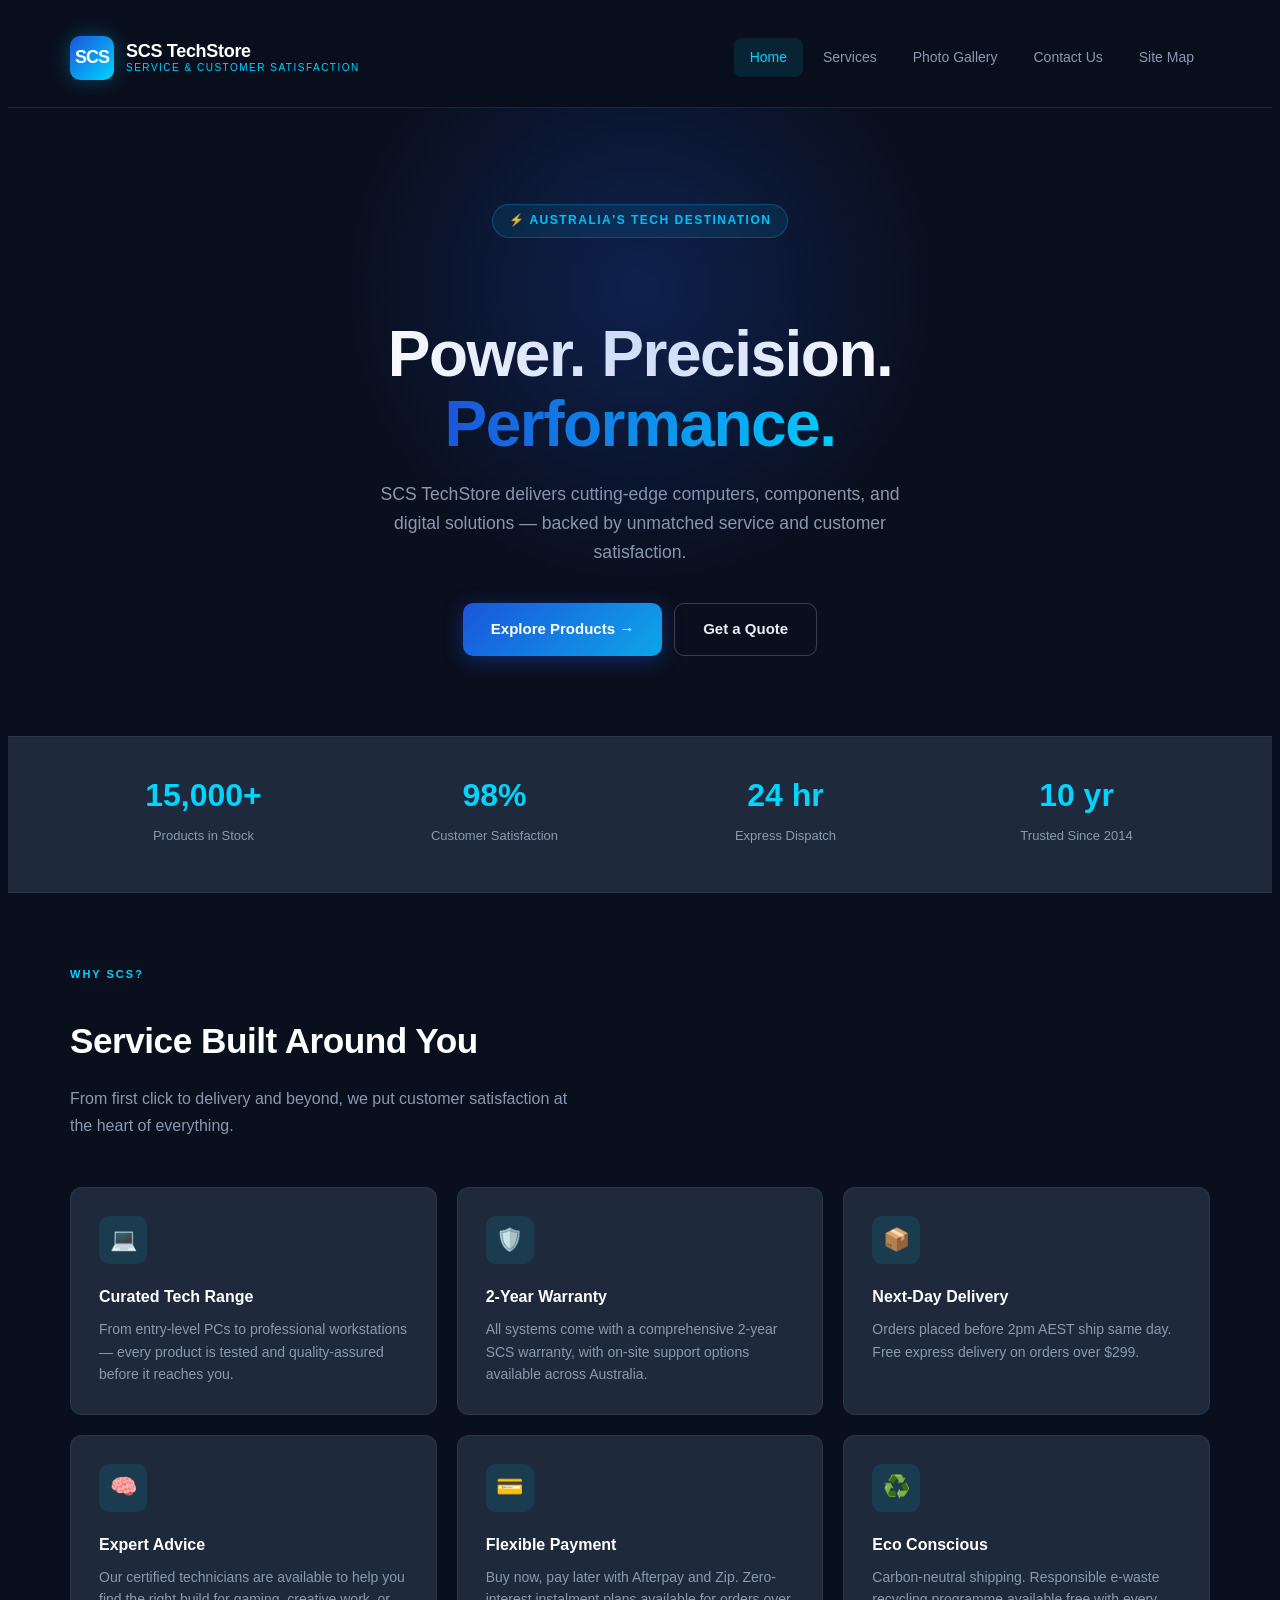
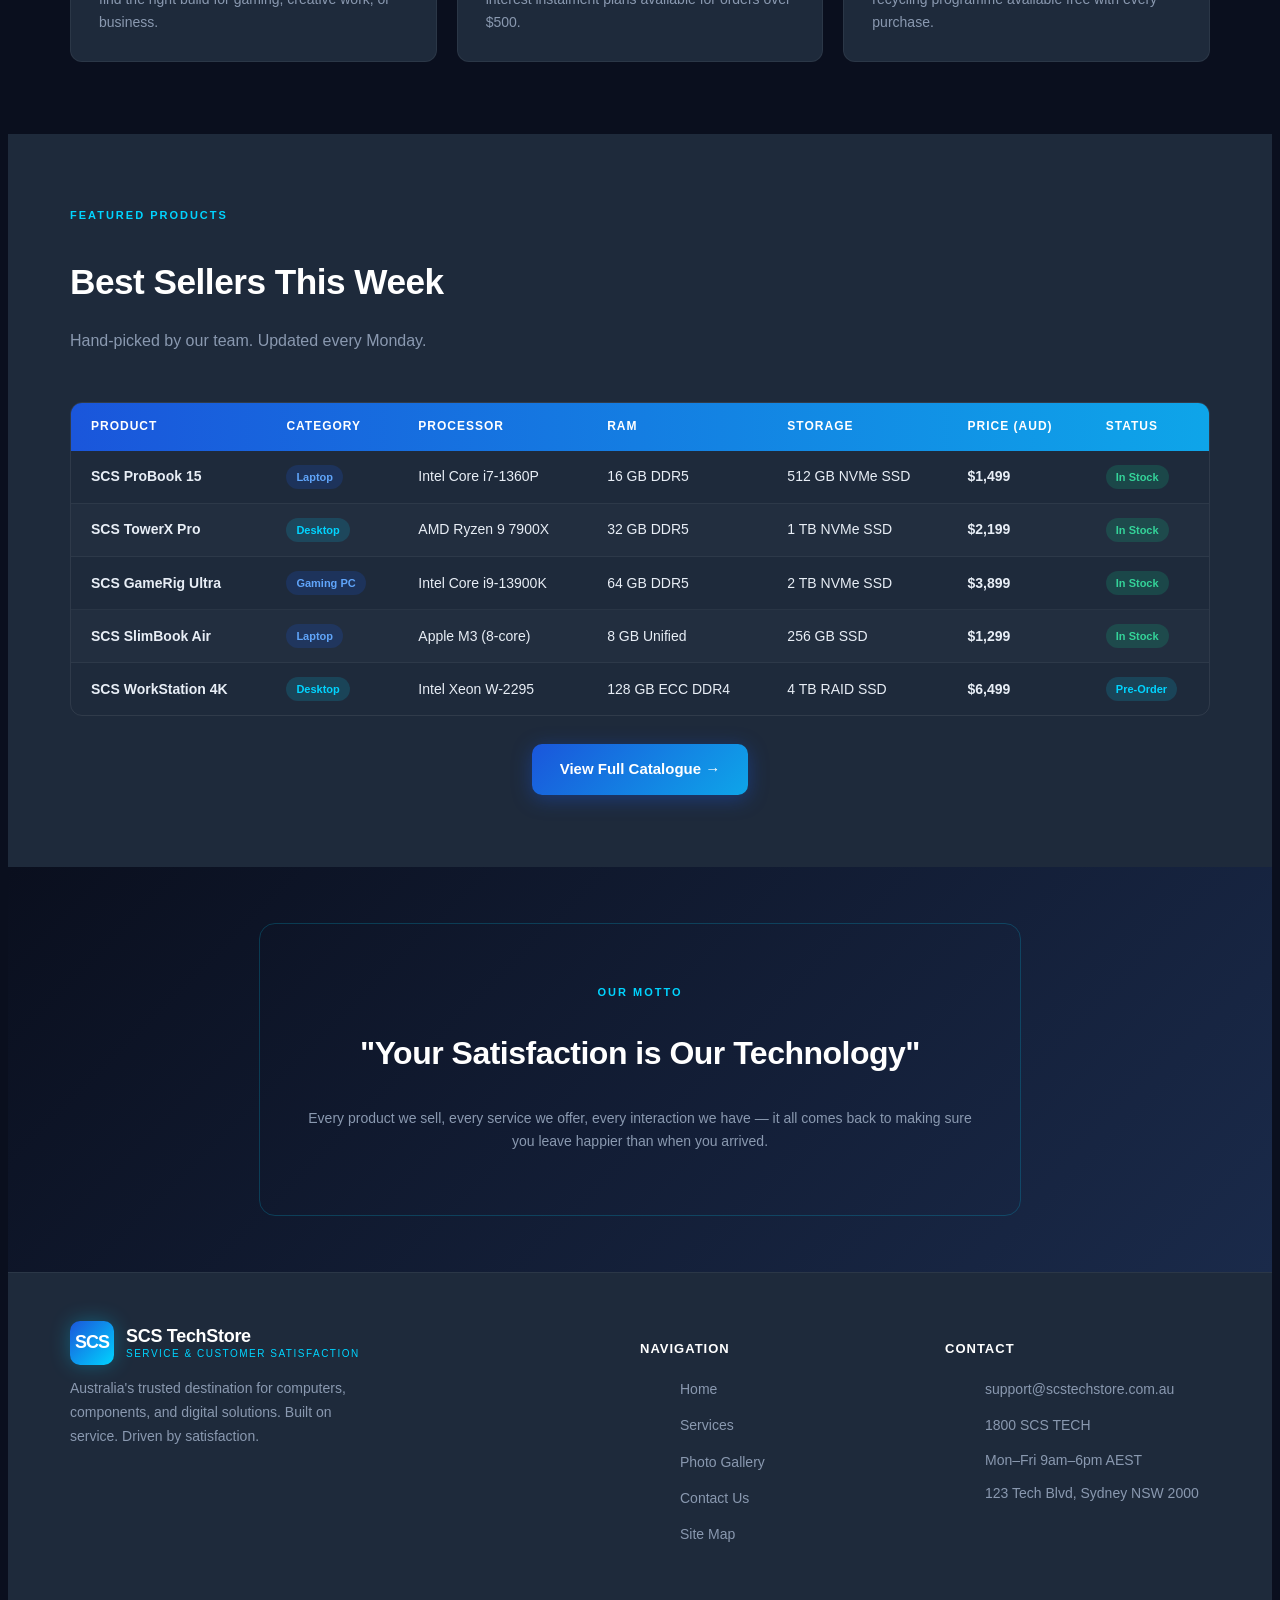
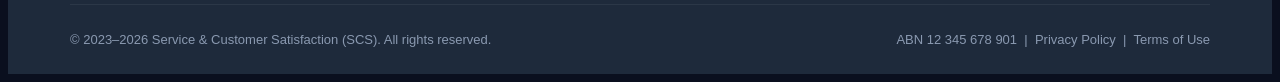
<file: index.html>
<!DOCTYPE html>
<html lang="en">
<head>
  <meta charset="UTF-8" />
  <meta name="viewport" content="width=device-width, initial-scale=1.0" />
  <meta name="description" content="SCS TechStore — Australia's trusted online computer store. Premium laptops, desktops, components, and expert support." />
  <title>SCS TechStore — Home</title>
  <link rel="stylesheet" href="media/style.css" />
</head>
<body>

  <!-- HEADER -->
  <header id="site-header"></header>

  <!-- HERO -->
  <section class="hero">
    <div class="container">
      <span class="hero-eyebrow">&#x26A1; Australia's Tech Destination</span>
      <h1>Power. Precision.<br><span>Performance.</span></h1>
      <p>SCS TechStore delivers cutting-edge computers, components, and digital solutions — backed by unmatched service and customer satisfaction.</p>
      <div class="hero-btns">
        <a href="pages/services.html" class="btn btn-primary">Explore Products &#x2192;</a>
        <a href="pages/contact.html" class="btn btn-outline">Get a Quote</a>
      </div>
    </div>
  </section>

  <!-- STATS BAR -->
  <div class="stats-bar">
    <div class="container">
      <div class="stats-grid">
        <div>
          <span class="stat-num">15,000+</span>
          <p class="stat-label">Products in Stock</p>
        </div>
        <div>
          <span class="stat-num">98%</span>
          <p class="stat-label">Customer Satisfaction</p>
        </div>
        <div>
          <span class="stat-num">24 hr</span>
          <p class="stat-label">Express Dispatch</p>
        </div>
        <div>
          <span class="stat-num">10 yr</span>
          <p class="stat-label">Trusted Since 2014</p>
        </div>
      </div>
    </div>
  </div>

  <!-- WHY CHOOSE US -->
  <section>
    <div class="container">
      <span class="section-label">Why SCS?</span>
      <h2 class="section-title">Service Built Around You</h2>
      <p class="section-sub">From first click to delivery and beyond, we put customer satisfaction at the heart of everything.</p>

      <div class="features-grid">
        <div class="card">
          <div class="feature-icon">&#x1F4BB;</div>
          <div class="feature-title">Curated Tech Range</div>
          <div class="feature-desc">From entry-level PCs to professional workstations — every product is tested and quality-assured before it reaches you.</div>
        </div>
        <div class="card">
          <div class="feature-icon">&#x1F6E1;&#xFE0F;</div>
          <div class="feature-title">2-Year Warranty</div>
          <div class="feature-desc">All systems come with a comprehensive 2-year SCS warranty, with on-site support options available across Australia.</div>
        </div>
        <div class="card">
          <div class="feature-icon">&#x1F4E6;</div>
          <div class="feature-title">Next-Day Delivery</div>
          <div class="feature-desc">Orders placed before 2pm AEST ship same day. Free express delivery on orders over $299.</div>
        </div>
        <div class="card">
          <div class="feature-icon">&#x1F9E0;</div>
          <div class="feature-title">Expert Advice</div>
          <div class="feature-desc">Our certified technicians are available to help you find the right build for gaming, creative work, or business.</div>
        </div>
        <div class="card">
          <div class="feature-icon">&#x1F4B3;</div>
          <div class="feature-title">Flexible Payment</div>
          <div class="feature-desc">Buy now, pay later with Afterpay and Zip. Zero-interest instalment plans available for orders over $500.</div>
        </div>
        <div class="card">
          <div class="feature-icon">&#x267B;&#xFE0F;</div>
          <div class="feature-title">Eco Conscious</div>
          <div class="feature-desc">Carbon-neutral shipping. Responsible e-waste recycling programme available free with every purchase.</div>
        </div>
      </div>
    </div>
  </section>

  <!-- FEATURED PRODUCTS TABLE -->
  <section style="background:var(--slate); padding:72px 0;">
    <div class="container">
      <span class="section-label">Featured Products</span>
      <h2 class="section-title">Best Sellers This Week</h2>
      <p class="section-sub">Hand-picked by our team. Updated every Monday.</p>

      <div class="table-wrapper">
        <table>
          <thead>
            <tr>
              <th>Product</th>
              <th>Category</th>
              <th>Processor</th>
              <th>RAM</th>
              <th>Storage</th>
              <th>Price (AUD)</th>
              <th>Status</th>
            </tr>
          </thead>
          <tbody>
            <tr>
              <td><strong>SCS ProBook 15</strong></td>
              <td><span class="badge badge-blue">Laptop</span></td>
              <td>Intel Core i7-1360P</td>
              <td>16 GB DDR5</td>
              <td>512 GB NVMe SSD</td>
              <td><strong>$1,499</strong></td>
              <td><span class="badge badge-green">In Stock</span></td>
            </tr>
            <tr>
              <td><strong>SCS TowerX Pro</strong></td>
              <td><span class="badge badge-cyan">Desktop</span></td>
              <td>AMD Ryzen 9 7900X</td>
              <td>32 GB DDR5</td>
              <td>1 TB NVMe SSD</td>
              <td><strong>$2,199</strong></td>
              <td><span class="badge badge-green">In Stock</span></td>
            </tr>
            <tr>
              <td><strong>SCS GameRig Ultra</strong></td>
              <td><span class="badge badge-blue">Gaming PC</span></td>
              <td>Intel Core i9-13900K</td>
              <td>64 GB DDR5</td>
              <td>2 TB NVMe SSD</td>
              <td><strong>$3,899</strong></td>
              <td><span class="badge badge-green">In Stock</span></td>
            </tr>
            <tr>
              <td><strong>SCS SlimBook Air</strong></td>
              <td><span class="badge badge-blue">Laptop</span></td>
              <td>Apple M3 (8-core)</td>
              <td>8 GB Unified</td>
              <td>256 GB SSD</td>
              <td><strong>$1,299</strong></td>
              <td><span class="badge badge-green">In Stock</span></td>
            </tr>
            <tr>
              <td><strong>SCS WorkStation 4K</strong></td>
              <td><span class="badge badge-cyan">Desktop</span></td>
              <td>Intel Xeon W-2295</td>
              <td>128 GB ECC DDR4</td>
              <td>4 TB RAID SSD</td>
              <td><strong>$6,499</strong></td>
              <td><span class="badge badge-cyan">Pre-Order</span></td>
            </tr>
          </tbody>
        </table>
      </div>

      <div style="margin-top:28px; text-align:center;">
        <a href="pages/services.html" class="btn btn-primary">View Full Catalogue &#x2192;</a>
      </div>
    </div>
  </section>

  <!-- MOTTO BANNER -->
  <section style="padding:56px 0; text-align:center; background:linear-gradient(135deg, #0A0F1E 0%, #1A2A4A 100%);">
    <div class="container">
      <div style="border:1px solid rgba(0,212,255,0.2); border-radius:16px; padding:48px 40px; display:inline-block; max-width:680px; width:100%;">
        <p style="font-size:11px; font-weight:700; text-transform:uppercase; letter-spacing:2px; color:var(--cyan); margin-bottom:16px;">Our Motto</p>
        <p style="font-family:'Space Grotesk',sans-serif; font-size:clamp(1.4rem,3vw,2rem); font-weight:700; color:var(--white); line-height:1.3; letter-spacing:-0.5px;">
          "Your Satisfaction is Our Technology"
        </p>
        <p style="font-size:14px; color:var(--muted); margin-top:16px;">
          Every product we sell, every service we offer, every interaction we have — it all comes back to making sure you leave happier than when you arrived.
        </p>
      </div>
    </div>
  </section>

  <!-- FOOTER -->
  <footer id="site-footer"></footer>

  <script src="scripts/nav.js"></script>
</body>
</html>
</file>
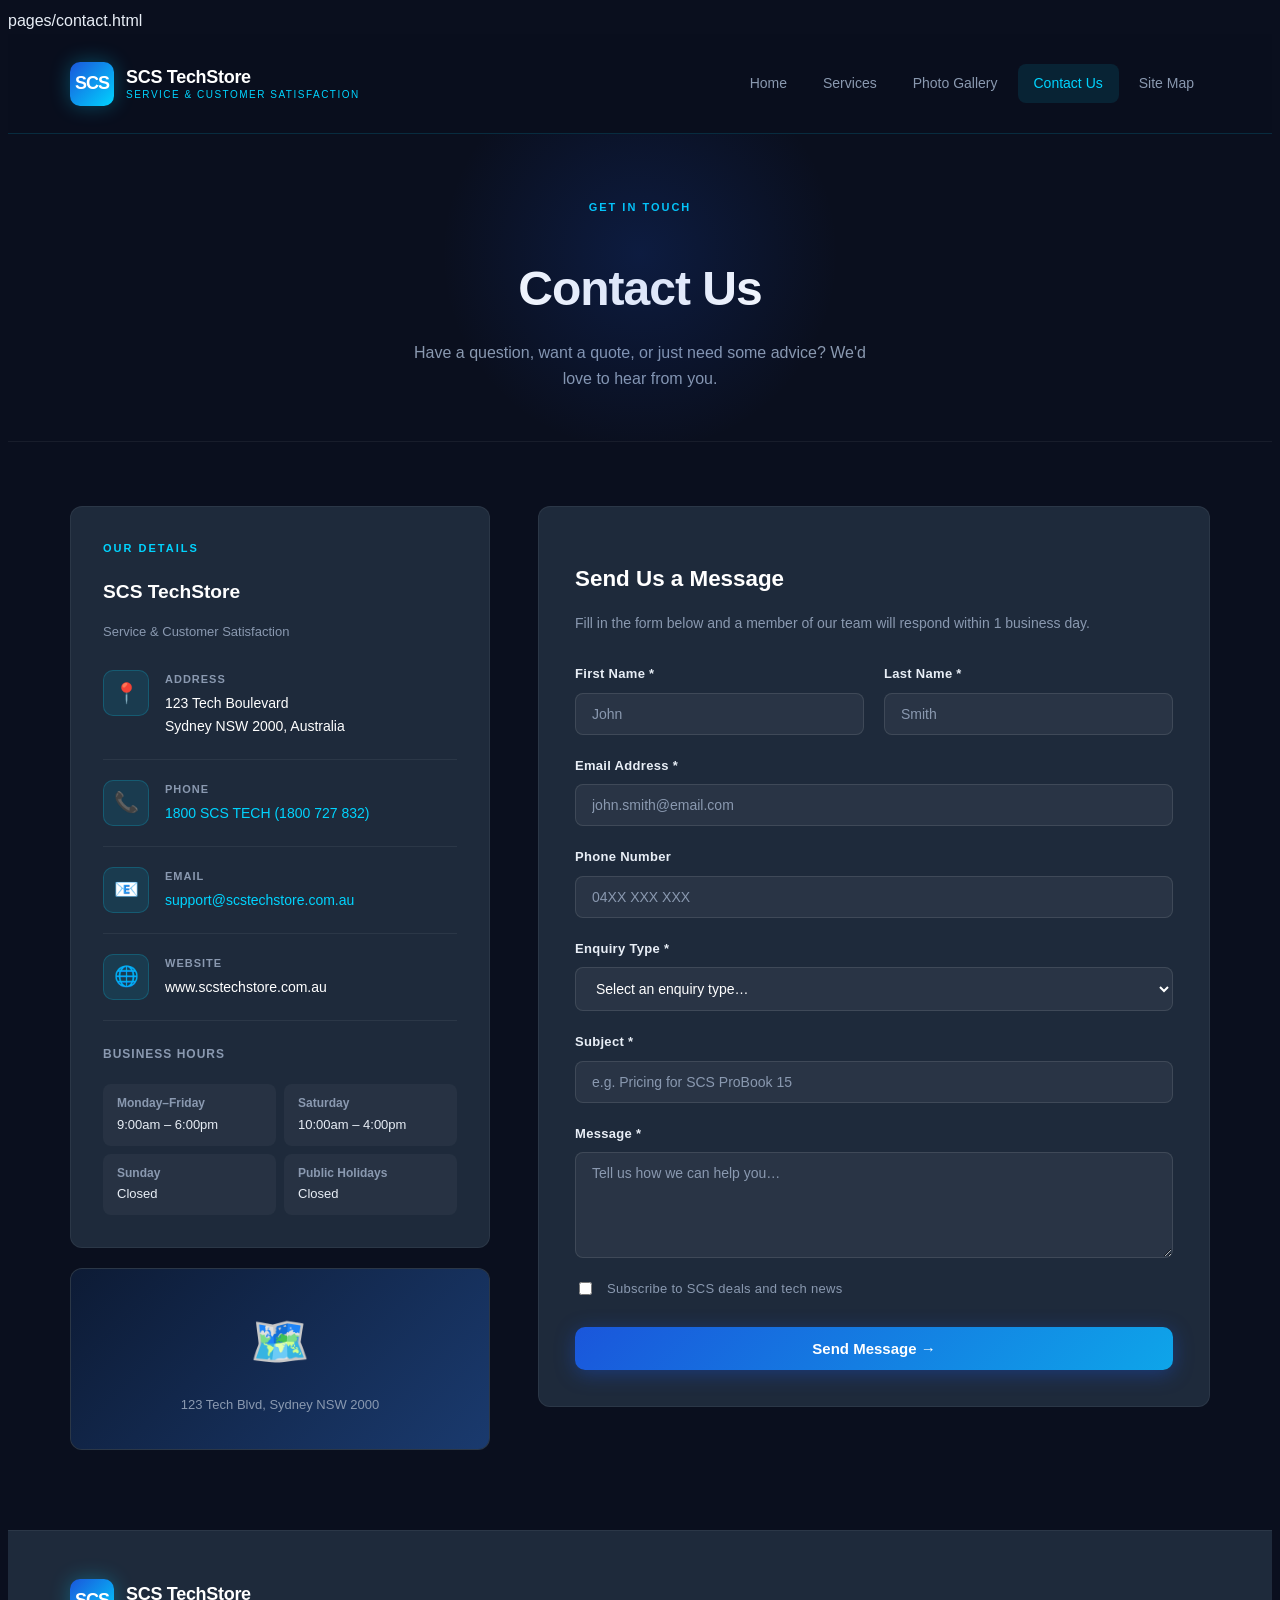
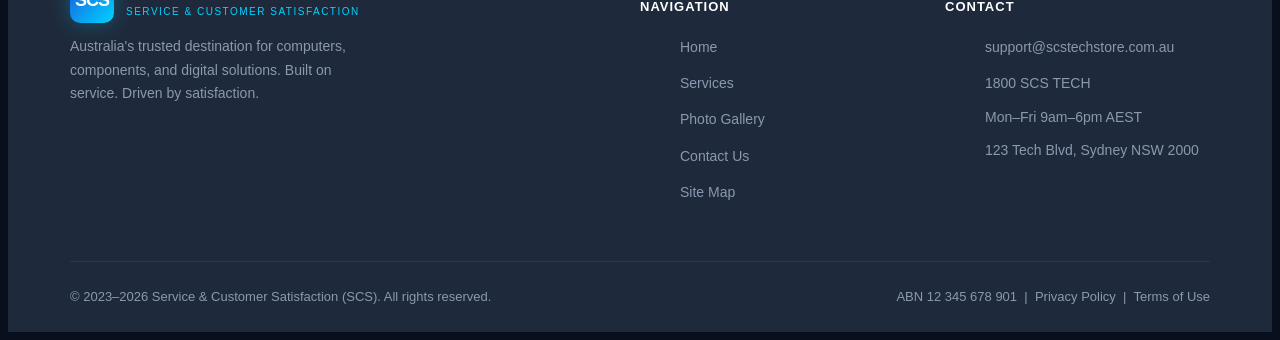
<file: pages/contact.html>
pages/contact.html
<!DOCTYPE html>
<html lang="en">
<head>
  <meta charset="UTF-8" />
  <meta name="viewport" content="width=device-width, initial-scale=1.0" />
  <meta name="description" content="Contact SCS TechStore — we're here to help with any tech questions or orders." />
  <title>Contact Us — SCS TechStore</title>
<link rel="stylesheet" href="../media/style.css" />
  <style>
    .contact-grid {
      display: grid;
      grid-template-columns: 1fr 1.6fr;
      gap: 48px;
      align-items: start;
    }

    .info-card {
      background: var(--slate);
      border: 1px solid rgba(255,255,255,0.06);
      border-radius: var(--radius);
      padding: 32px;
    }

    .form-card {
      background: var(--slate);
      border: 1px solid rgba(255,255,255,0.06);
      border-radius: var(--radius);
      padding: 36px;
    }

    .contact-detail {
      display: flex;
      align-items: flex-start;
      gap: 16px;
      padding: 20px 0;
      border-bottom: 1px solid rgba(255,255,255,0.06);
    }
    .contact-detail:last-of-type { border-bottom: none; }

    .ci-icon {
      width: 44px; height: 44px;
      background: rgba(0,212,255,0.1);
      border: 1px solid rgba(0,212,255,0.2);
      border-radius: 10px;
      display: flex; align-items: center; justify-content: center;
      font-size: 20px;
      flex-shrink: 0;
    }

    .ci-label {
      font-size: 11px; font-weight: 700;
      text-transform: uppercase; letter-spacing: 1px;
      color: var(--muted); margin-bottom: 4px;
    }
    .ci-value { color: var(--white); font-size: 14px; font-weight: 500; }

    .hours-grid {
      display: grid;
      grid-template-columns: 1fr 1fr;
      gap: 8px;
      margin-top: 20px;
    }
    .hour-row {
      display: flex; flex-direction: column;
      background: rgba(255,255,255,0.04);
      border-radius: 8px; padding: 10px 14px;
    }
    .hour-day { font-size: 12px; color: var(--muted); font-weight: 600; }
    .hour-time { font-size: 13px; color: var(--light); }

    .form-card h2 {
      font-family: 'Space Grotesk', sans-serif;
      font-size: 1.4rem; font-weight: 700;
      color: var(--white); margin-bottom: 8px;
    }
    .form-card p { font-size: 14px; color: var(--muted); margin-bottom: 28px; }

    .success-msg {
      display: none;
      background: rgba(16,185,129,0.1);
      border: 1px solid rgba(16,185,129,0.3);
      border-radius: 10px;
      padding: 20px;
      text-align: center;
      margin-top: 16px;
    }
    .success-msg.visible { display: block; }
    .success-msg h4 { color: #34D399; font-family: 'Space Grotesk', sans-serif; margin-bottom: 6px; }
    .success-msg p { color: var(--muted); font-size: 14px; margin: 0; }

    @media (max-width: 768px) {
      .contact-grid { grid-template-columns: 1fr; }
    }
  </style>
</head>
<body>

  <header id="site-header"></header>

  <div class="page-header">
    <div class="container">
      <span class="section-label">Get In Touch</span>
      <h1>Contact Us</h1>
      <p>Have a question, want a quote, or just need some advice? We'd love to hear from you.</p>
    </div>
  </div>

  <main>
    <div class="container" style="padding-bottom: 80px;">
      <div class="contact-grid">

        <!-- Contact Information -->
        <div>
          <div class="info-card">
            <span class="section-label">Our Details</span>
            <h3 style="font-family:'Space Grotesk',sans-serif; font-size:1.2rem; font-weight:700; color:var(--white); margin-bottom:4px;">SCS TechStore</h3>
            <p style="font-size:13px; color:var(--muted); margin-bottom:8px;">Service &amp; Customer Satisfaction</p>

            <div class="contact-detail">
              <div class="ci-icon">&#x1F4CD;</div>
              <div>
                <div class="ci-label">Address</div>
                <div class="ci-value">123 Tech Boulevard<br>Sydney NSW 2000, Australia</div>
              </div>
            </div>

            <div class="contact-detail">
              <div class="ci-icon">&#x1F4DE;</div>
              <div>
                <div class="ci-label">Phone</div>
                <div class="ci-value"><a href="tel:1800727832" style="color:var(--cyan);">1800 SCS TECH (1800 727 832)</a></div>
              </div>
            </div>

            <div class="contact-detail">
              <div class="ci-icon">&#x1F4E7;</div>
              <div>
                <div class="ci-label">Email</div>
                <div class="ci-value"><a href="mailto:support@scstechstore.com.au" style="color:var(--cyan);">support@scstechstore.com.au</a></div>
              </div>
            </div>

            <div class="contact-detail">
              <div class="ci-icon">&#x1F310;</div>
              <div>
                <div class="ci-label">Website</div>
                <div class="ci-value">www.scstechstore.com.au</div>
              </div>
            </div>

            <div style="margin-top: 24px;">
              <div style="font-size:12px; font-weight:700; text-transform:uppercase; letter-spacing:1px; color:var(--muted); margin-bottom:12px;">Business Hours</div>
              <div class="hours-grid">
                <div class="hour-row"><span class="hour-day">Monday–Friday</span><span class="hour-time">9:00am – 6:00pm</span></div>
                <div class="hour-row"><span class="hour-day">Saturday</span><span class="hour-time">10:00am – 4:00pm</span></div>
                <div class="hour-row"><span class="hour-day">Sunday</span><span class="hour-time">Closed</span></div>
                <div class="hour-row"><span class="hour-day">Public Holidays</span><span class="hour-time">Closed</span></div>
              </div>
            </div>
          </div>

          <!-- Map placeholder -->
          <div style="margin-top:20px; background:var(--slate); border:1px solid rgba(255,255,255,0.06); border-radius:var(--radius); overflow:hidden;">
            <div style="height:180px; background:linear-gradient(135deg,#0D1B35,#1A3A6E); display:flex; align-items:center; justify-content:center; flex-direction:column; gap:12px;">
              <span style="font-size:48px;">&#x1F5FA;&#xFE0F;</span>
              <span style="font-size:13px; color:var(--muted);">123 Tech Blvd, Sydney NSW 2000</span>
            </div>
          </div>
        </div>

        <!-- Contact Form -->
        <div class="form-card">
          <h2>Send Us a Message</h2>
          <p>Fill in the form below and a member of our team will respond within 1 business day.</p>

          <div id="contact-form">
            <div class="form-row">
              <div class="form-group">
                <label for="fname">First Name *</label>
                <input type="text" id="fname" placeholder="John" required />
              </div>
              <div class="form-group">
                <label for="lname">Last Name *</label>
                <input type="text" id="lname" placeholder="Smith" required />
              </div>
            </div>

            <div class="form-group">
              <label for="email">Email Address *</label>
              <input type="email" id="email" placeholder="john.smith@email.com" required />
            </div>

            <div class="form-group">
              <label for="phone">Phone Number</label>
              <input type="tel" id="phone" placeholder="04XX XXX XXX" />
            </div>

            <div class="form-group">
              <label for="enquiry">Enquiry Type *</label>
              <select id="enquiry">
                <option value="" disabled selected>Select an enquiry type…</option>
                <option>Product Enquiry</option>
                <option>Repair / Service Booking</option>
                <option>Order / Delivery Issue</option>
                <option>Business / Bulk Order</option>
                <option>Technical Support</option>
                <option>General Enquiry</option>
              </select>
            </div>

            <div class="form-group">
              <label for="subject">Subject *</label>
              <input type="text" id="subject" placeholder="e.g. Pricing for SCS ProBook 15" required />
            </div>

            <div class="form-group">
              <label for="message">Message *</label>
              <textarea id="message" rows="5" placeholder="Tell us how we can help you…" required></textarea>
            </div>

            <div class="form-group" style="display:flex; align-items:center; gap:12px;">
              <input type="checkbox" id="newsletter" style="width:auto; accent-color:var(--cyan);" />
              <label for="newsletter" style="font-size:13px; color:var(--muted); font-weight:400; margin:0; cursor:pointer;">Subscribe to SCS deals and tech news</label>
            </div>

            <button class="btn btn-primary" style="width:100%; justify-content:center; margin-top:8px;" onclick="submitForm()">
              Send Message &#x2192;
            </button>
          </div>

          <div class="success-msg" id="success-msg">
            <h4>&#x2713; Message Sent!</h4>
            <p>Thanks for reaching out. We'll get back to you within 1 business day.</p>
          </div>
        </div>

      </div>
    </div>
  </main>

  <footer id="site-footer"></footer>

  <script>
    const s = document.createElement('script');
    s.src = '../scripts/nav.js';
    document.head.appendChild(s);

    function submitForm() {
      const req = ['fname','lname','email','enquiry','subject','message'];
      let ok = true;
      req.forEach(id => {
        const el = document.getElementById(id);
        if (!el.value.trim()) {
          el.style.borderColor = '#F87171';
          ok = false;
        } else {
          el.style.borderColor = '';
        }
      });
      if (!ok) { alert('Please fill in all required fields.'); return; }
      document.getElementById('contact-form').style.display = 'none';
      document.getElementById('success-msg').classList.add('visible');
    }
  </script>
</body>
</html>
</file>
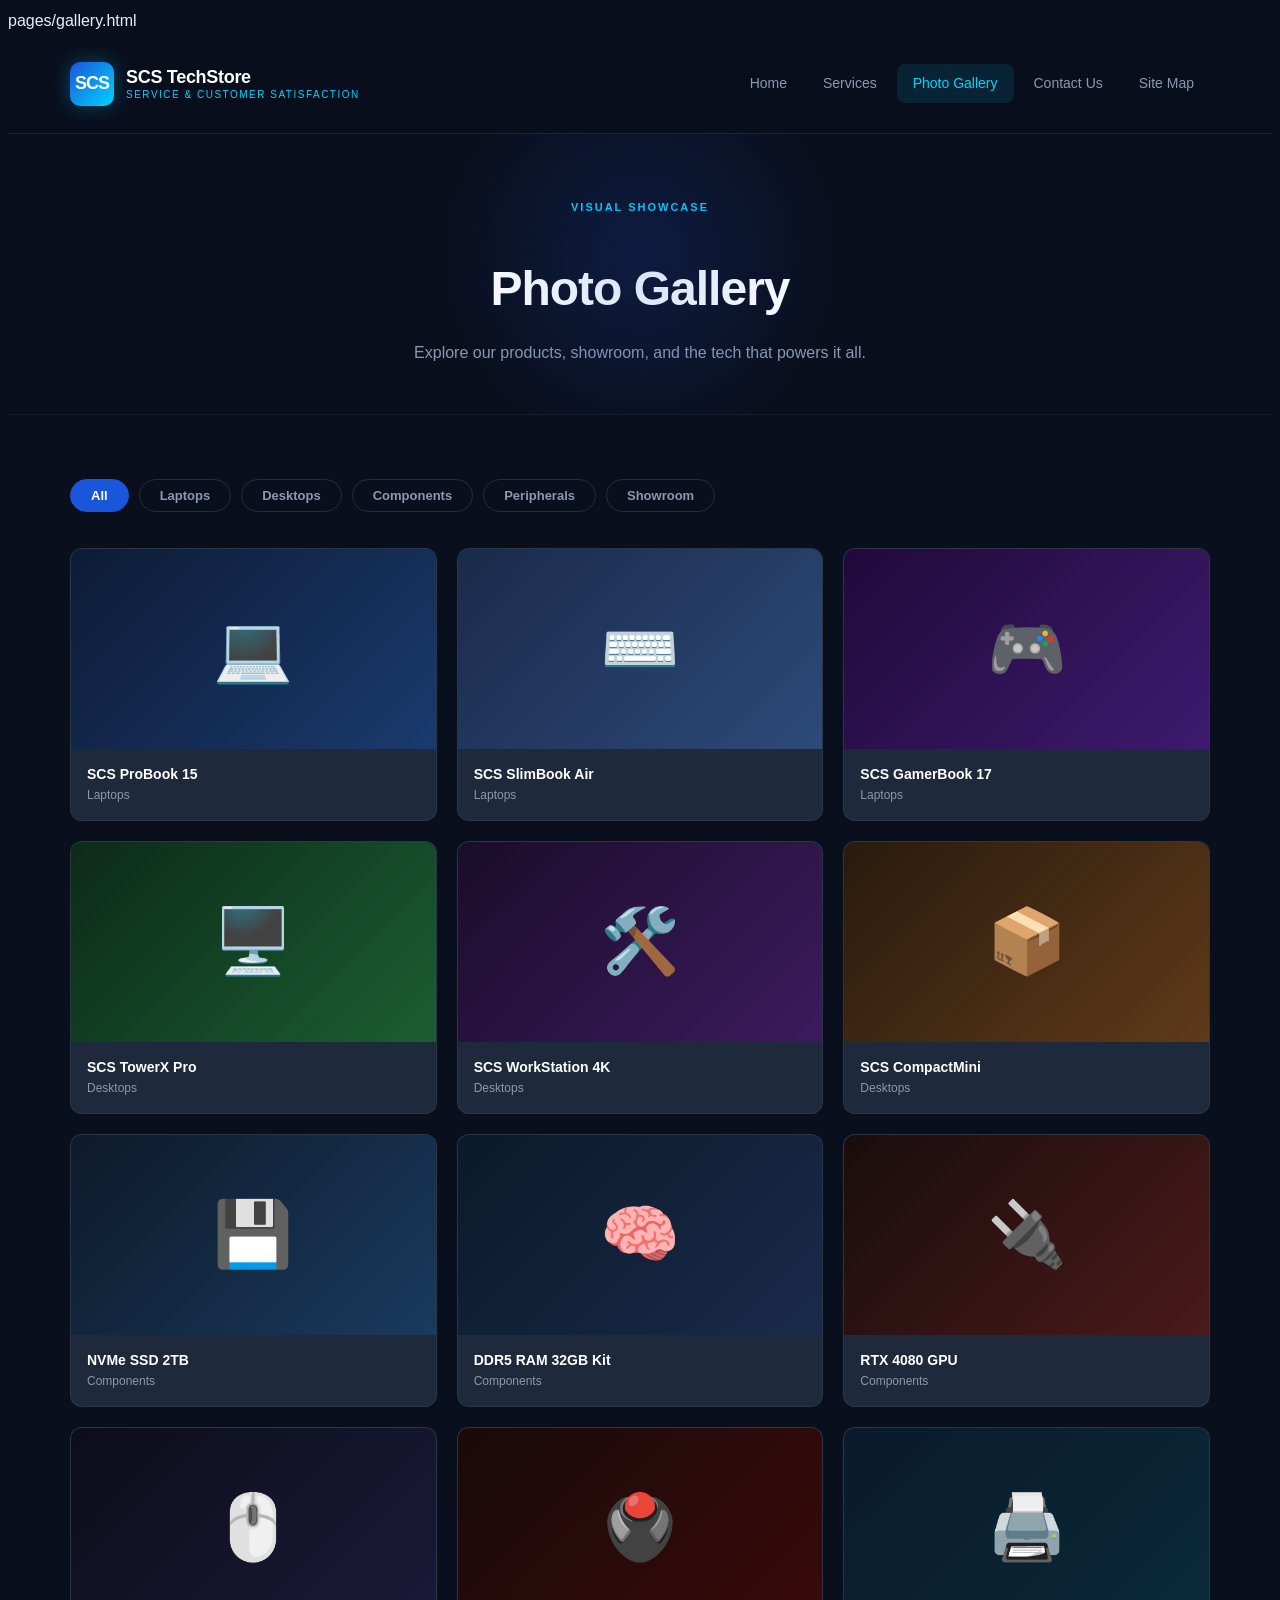
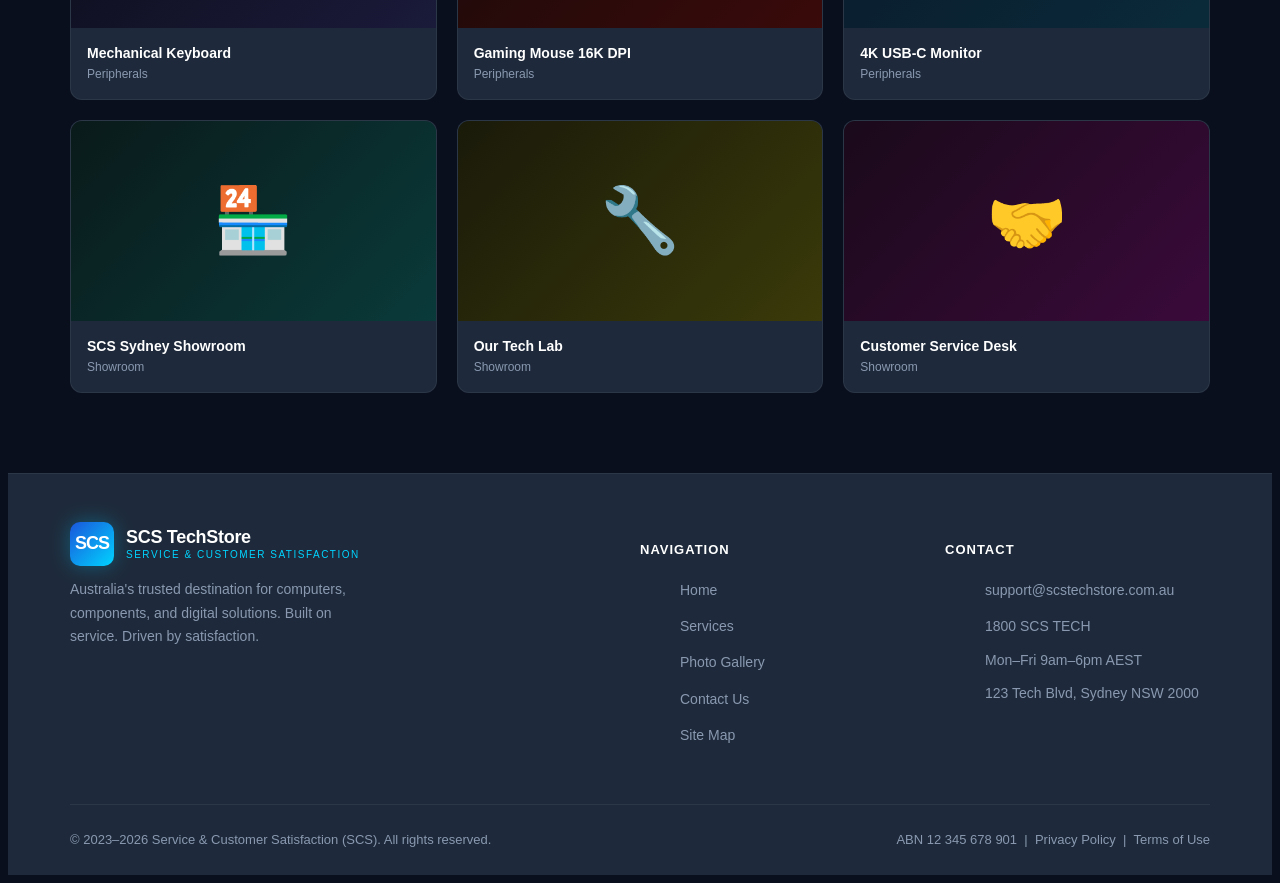
<file: pages/gallery.html>
pages/gallery.html
<!DOCTYPE html>
<html lang="en">
<head>
  <meta charset="UTF-8" />
  <meta name="viewport" content="width=device-width, initial-scale=1.0" />
  <meta name="description" content="SCS TechStore Photo Gallery — browse our showroom, products, and team." />
  <title>Photo Gallery — SCS TechStore</title>
  <link rel="stylesheet" href="../media/style.css" />
  <style>
    .filter-bar {
      display: flex;
      gap: 10px;
      flex-wrap: wrap;
      margin-bottom: 36px;
    }
    .filter-btn {
      padding: 8px 20px;
      border-radius: 999px;
      border: 1px solid rgba(255,255,255,0.12);
      background: transparent;
      color: var(--muted);
      font-size: 13px;
      font-weight: 600;
      cursor: pointer;
      transition: all var(--transition);
      font-family: var(--font-body);
    }
    .filter-btn:hover, .filter-btn.active {
      background: var(--blue);
      border-color: var(--blue);
      color: var(--white);
    }

    .gallery-grid {
      display: grid;
      grid-template-columns: repeat(auto-fill, minmax(280px, 1fr));
      gap: 20px;
    }

    .gallery-item {
      border-radius: var(--radius);
      overflow: hidden;
      border: 1px solid rgba(255,255,255,0.06);
      background: var(--slate);
      transition: all var(--transition);
      cursor: pointer;
    }

    .gallery-item:hover {
      transform: scale(1.02);
      border-color: rgba(0,212,255,0.3);
      box-shadow: 0 12px 32px rgba(0,212,255,0.15);
    }

    .gallery-thumb {
      width: 100%;
      height: 200px;
      display: flex;
      align-items: center;
      justify-content: center;
      font-size: 64px;
      position: relative;
      overflow: hidden;
    }

    .gallery-overlay {
      position: absolute;
      inset: 0;
      background: rgba(10,15,30,0.7);
      display: flex;
      align-items: center;
      justify-content: center;
      opacity: 0;
      transition: opacity var(--transition);
    }
    .gallery-item:hover .gallery-overlay { opacity: 1; }
    .gallery-overlay span {
      font-size: 13px;
      font-weight: 600;
      color: var(--cyan);
      border: 1px solid var(--cyan);
      padding: 8px 18px;
      border-radius: 6px;
    }

    .gallery-caption { padding: 14px 16px; }
    .gallery-caption strong { display: block; font-size: 14px; font-weight: 600; color: var(--white); }
    .gallery-caption span { font-size: 12px; color: var(--muted); }

    /* Lightbox */
    .lightbox {
      display: none;
      position: fixed;
      inset: 0;
      background: rgba(0,0,0,0.9);
      z-index: 1000;
      align-items: center;
      justify-content: center;
      flex-direction: column;
      gap: 16px;
      padding: 20px;
    }
    .lightbox.open { display: flex; }
    .lightbox-inner {
      background: var(--slate);
      border-radius: 16px;
      overflow: hidden;
      max-width: 560px;
      width: 100%;
      border: 1px solid rgba(0,212,255,0.2);
    }
    .lightbox-img {
      width: 100%;
      height: 300px;
      display: flex;
      align-items: center;
      justify-content: center;
      font-size: 100px;
    }
    .lightbox-body { padding: 24px; }
    .lightbox-body h3 { font-family: 'Space Grotesk', sans-serif; font-size: 1.2rem; color: var(--white); margin-bottom: 8px; }
    .lightbox-body p { font-size: 14px; color: var(--muted); }
    .lightbox-close {
      position: fixed;
      top: 20px; right: 24px;
      background: rgba(255,255,255,0.1);
      border: none; border-radius: 8px;
      color: white; font-size: 18px;
      width: 40px; height: 40px;
      cursor: pointer;
      display: flex; align-items: center; justify-content: center;
    }
    .lightbox-close:hover { background: rgba(255,255,255,0.2); }
  </style>
</head>
<body>

  <header id="site-header"></header>

  <div class="page-header">
    <div class="container">
      <span class="section-label">Visual Showcase</span>
      <h1>Photo Gallery</h1>
      <p>Explore our products, showroom, and the tech that powers it all.</p>
    </div>
  </div>

  <main>
    <div class="container" style="padding-bottom:80px;">

      <!-- Filter Bar -->
      <div class="filter-bar">
        <button class="filter-btn active" onclick="filterGallery('all', this)">All</button>
        <button class="filter-btn" onclick="filterGallery('laptops', this)">Laptops</button>
        <button class="filter-btn" onclick="filterGallery('desktops', this)">Desktops</button>
        <button class="filter-btn" onclick="filterGallery('components', this)">Components</button>
        <button class="filter-btn" onclick="filterGallery('peripherals', this)">Peripherals</button>
        <button class="filter-btn" onclick="filterGallery('showroom', this)">Showroom</button>
      </div>

      <!-- Gallery Grid -->
      <div class="gallery-grid" id="gallery-grid">

        <div class="gallery-item" data-cat="laptops" onclick="openLightbox('&#x1F4BB;','SCS ProBook 15','Our best-selling laptop — ultra-thin, powerful, and professional. i7 · 16GB · 512GB SSD.')">
          <div class="gallery-thumb" style="background:linear-gradient(135deg,#0D1B35,#1A3A6E);">
            &#x1F4BB;
            <div class="gallery-overlay"><span>View</span></div>
          </div>
          <div class="gallery-caption"><strong>SCS ProBook 15</strong><span>Laptops</span></div>
        </div>

        <div class="gallery-item" data-cat="laptops" onclick="openLightbox('&#x2328;&#xFE0F;','SCS SlimBook Air','Featherlight and fast. Apple M3 chip for all-day performance without compromise.')">
          <div class="gallery-thumb" style="background:linear-gradient(135deg,#1A2A4A,#2D4A7A);">
            &#x2328;&#xFE0F;
            <div class="gallery-overlay"><span>View</span></div>
          </div>
          <div class="gallery-caption"><strong>SCS SlimBook Air</strong><span>Laptops</span></div>
        </div>

        <div class="gallery-item" data-cat="laptops" onclick="openLightbox('&#x1F3AE;','SCS GamerBook 17','Dominate every game on a 240Hz screen. RTX 4080 + i9 = no compromises.')">
          <div class="gallery-thumb" style="background:linear-gradient(135deg,#200A3A,#3D1A6E);">
            &#x1F3AE;
            <div class="gallery-overlay"><span>View</span></div>
          </div>
          <div class="gallery-caption"><strong>SCS GamerBook 17</strong><span>Laptops</span></div>
        </div>

        <div class="gallery-item" data-cat="desktops" onclick="openLightbox('&#x1F5A5;&#xFE0F;','SCS TowerX Pro','Ryzen 9 desktop tower. 32GB DDR5, RTX 4070 — built to handle anything you throw at it.')">
          <div class="gallery-thumb" style="background:linear-gradient(135deg,#0D2A1A,#1A5E30);">
            &#x1F5A5;&#xFE0F;
            <div class="gallery-overlay"><span>View</span></div>
          </div>
          <div class="gallery-caption"><strong>SCS TowerX Pro</strong><span>Desktops</span></div>
        </div>

        <div class="gallery-item" data-cat="desktops" onclick="openLightbox('&#x1F6E0;&#xFE0F;','SCS WorkStation 4K','Intel Xeon-powered. For architects, engineers, and VFX artists who need every bit of processing power.')">
          <div class="gallery-thumb" style="background:linear-gradient(135deg,#1A0D2A,#3D1A5E);">
            &#x1F6E0;&#xFE0F;
            <div class="gallery-overlay"><span>View</span></div>
          </div>
          <div class="gallery-caption"><strong>SCS WorkStation 4K</strong><span>Desktops</span></div>
        </div>

        <div class="gallery-item" data-cat="desktops" onclick="openLightbox('&#x1F4E6;','SCS CompactMini','Small footprint, big performance. Perfect for space-constrained home and office setups.')">
          <div class="gallery-thumb" style="background:linear-gradient(135deg,#2A1A0D,#5E3A1A);">
            &#x1F4E6;
            <div class="gallery-overlay"><span>View</span></div>
          </div>
          <div class="gallery-caption"><strong>SCS CompactMini</strong><span>Desktops</span></div>
        </div>

        <div class="gallery-item" data-cat="components" onclick="openLightbox('&#x1F4BE;','NVMe SSD 2TB','Blazing read/write speeds for faster boot times and snappier app loads.')">
          <div class="gallery-thumb" style="background:linear-gradient(135deg,#0D1A2A,#1A3A5E);">
            &#x1F4BE;
            <div class="gallery-overlay"><span>View</span></div>
          </div>
          <div class="gallery-caption"><strong>NVMe SSD 2TB</strong><span>Components</span></div>
        </div>

        <div class="gallery-item" data-cat="components" onclick="openLightbox('&#x1F9E0;','DDR5 RAM 32GB Kit','Next-gen memory for high-performance computing and multitasking.')">
          <div class="gallery-thumb" style="background:linear-gradient(135deg,#0A1A2A,#1A2A4A);">
            &#x1F9E0;
            <div class="gallery-overlay"><span>View</span></div>
          </div>
          <div class="gallery-caption"><strong>DDR5 RAM 32GB Kit</strong><span>Components</span></div>
        </div>

        <div class="gallery-item" data-cat="components" onclick="openLightbox('&#x1F50C;','RTX 4080 GPU','NVIDIA\'s powerhouse GPU for 4K gaming and AI-accelerated workflows.')">
          <div class="gallery-thumb" style="background:linear-gradient(135deg,#1A0D0D,#4A1A1A);">
            &#x1F50C;
            <div class="gallery-overlay"><span>View</span></div>
          </div>
          <div class="gallery-caption"><strong>RTX 4080 GPU</strong><span>Components</span></div>
        </div>

        <div class="gallery-item" data-cat="peripherals" onclick="openLightbox('&#x1F5B1;&#xFE0F;','Mechanical Keyboard','Tactile, satisfying keystrokes with per-key RGB backlight and aluminium body.')">
          <div class="gallery-thumb" style="background:linear-gradient(135deg,#0D0D1A,#1A1A3A);">
            &#x1F5B1;&#xFE0F;
            <div class="gallery-overlay"><span>View</span></div>
          </div>
          <div class="gallery-caption"><strong>Mechanical Keyboard</strong><span>Peripherals</span></div>
        </div>

        <div class="gallery-item" data-cat="peripherals" onclick="openLightbox('&#x1F5B2;&#xFE0F;','Gaming Mouse 16K DPI','Precision tracking at 16,000 DPI. Ergonomic design for long sessions.')">
          <div class="gallery-thumb" style="background:linear-gradient(135deg,#1A0A0A,#3A0A0A);">
            &#x1F5B2;&#xFE0F;
            <div class="gallery-overlay"><span>View</span></div>
          </div>
          <div class="gallery-caption"><strong>Gaming Mouse 16K DPI</strong><span>Peripherals</span></div>
        </div>

        <div class="gallery-item" data-cat="peripherals" onclick="openLightbox('&#x1F5A8;&#xFE0F;','4K USB-C Monitor','27-inch 4K HDR display. USB-C single-cable setup for a clean, minimal desk.')">
          <div class="gallery-thumb" style="background:linear-gradient(135deg,#0A1A2A,#0A2A3A);">
            &#x1F5A8;&#xFE0F;
            <div class="gallery-overlay"><span>View</span></div>
          </div>
          <div class="gallery-caption"><strong>4K USB-C Monitor</strong><span>Peripherals</span></div>
        </div>

        <div class="gallery-item" data-cat="showroom" onclick="openLightbox('&#x1F3EA;','SCS Sydney Showroom','Visit us in person. Demo over 200 products with help from our expert staff.')">
          <div class="gallery-thumb" style="background:linear-gradient(135deg,#0A1A1A,#0A3A3A);">
            &#x1F3EA;
            <div class="gallery-overlay"><span>View</span></div>
          </div>
          <div class="gallery-caption"><strong>SCS Sydney Showroom</strong><span>Showroom</span></div>
        </div>

        <div class="gallery-item" data-cat="showroom" onclick="openLightbox('&#x1F527;','Our Tech Lab','State-of-the-art workshop where our certified technicians repair and build your system.')">
          <div class="gallery-thumb" style="background:linear-gradient(135deg,#1A1A0A,#3A3A0A);">
            &#x1F527;
            <div class="gallery-overlay"><span>View</span></div>
          </div>
          <div class="gallery-caption"><strong>Our Tech Lab</strong><span>Showroom</span></div>
        </div>

        <div class="gallery-item" data-cat="showroom" onclick="openLightbox('&#x1F91D;','Customer Service Desk','Walk in, get help. Our team is trained to guide you through any tech decision.')">
          <div class="gallery-thumb" style="background:linear-gradient(135deg,#1A0A1A,#3A0A3A);">
            &#x1F91D;
            <div class="gallery-overlay"><span>View</span></div>
          </div>
          <div class="gallery-caption"><strong>Customer Service Desk</strong><span>Showroom</span></div>
        </div>

      </div>
    </div>
  </main>

  <!-- Lightbox -->
  <div class="lightbox" id="lightbox" onclick="closeLightbox(event)">
    <button class="lightbox-close" onclick="closeLightbox(null, true)">&#x2715;</button>
    <div class="lightbox-inner">
      <div class="lightbox-img" id="lb-img"></div>
      <div class="lightbox-body">
        <h3 id="lb-title"></h3>
        <p id="lb-desc"></p>
      </div>
    </div>
  </div>

  <footer id="site-footer"></footer>

  <script>
    const s = document.createElement('script');
    s.src = '../scripts/nav.js';
    document.head.appendChild(s);

    function filterGallery(cat, btn) {
      document.querySelectorAll('.filter-btn').forEach(b => b.classList.remove('active'));
      btn.classList.add('active');
      document.querySelectorAll('.gallery-item').forEach(item => {
        item.style.display = (cat === 'all' || item.dataset.cat === cat) ? 'block' : 'none';
      });
    }

    function openLightbox(emoji, title, desc) {
      document.getElementById('lb-img').textContent = emoji;
      document.getElementById('lb-title').textContent = title;
      document.getElementById('lb-desc').textContent = desc;
      document.getElementById('lightbox').classList.add('open');
    }

    function closeLightbox(e, force) {
      if (force || e.target.id === 'lightbox') {
        document.getElementById('lightbox').classList.remove('open');
      }
    }
  </script>
</body>
</html>
</file>
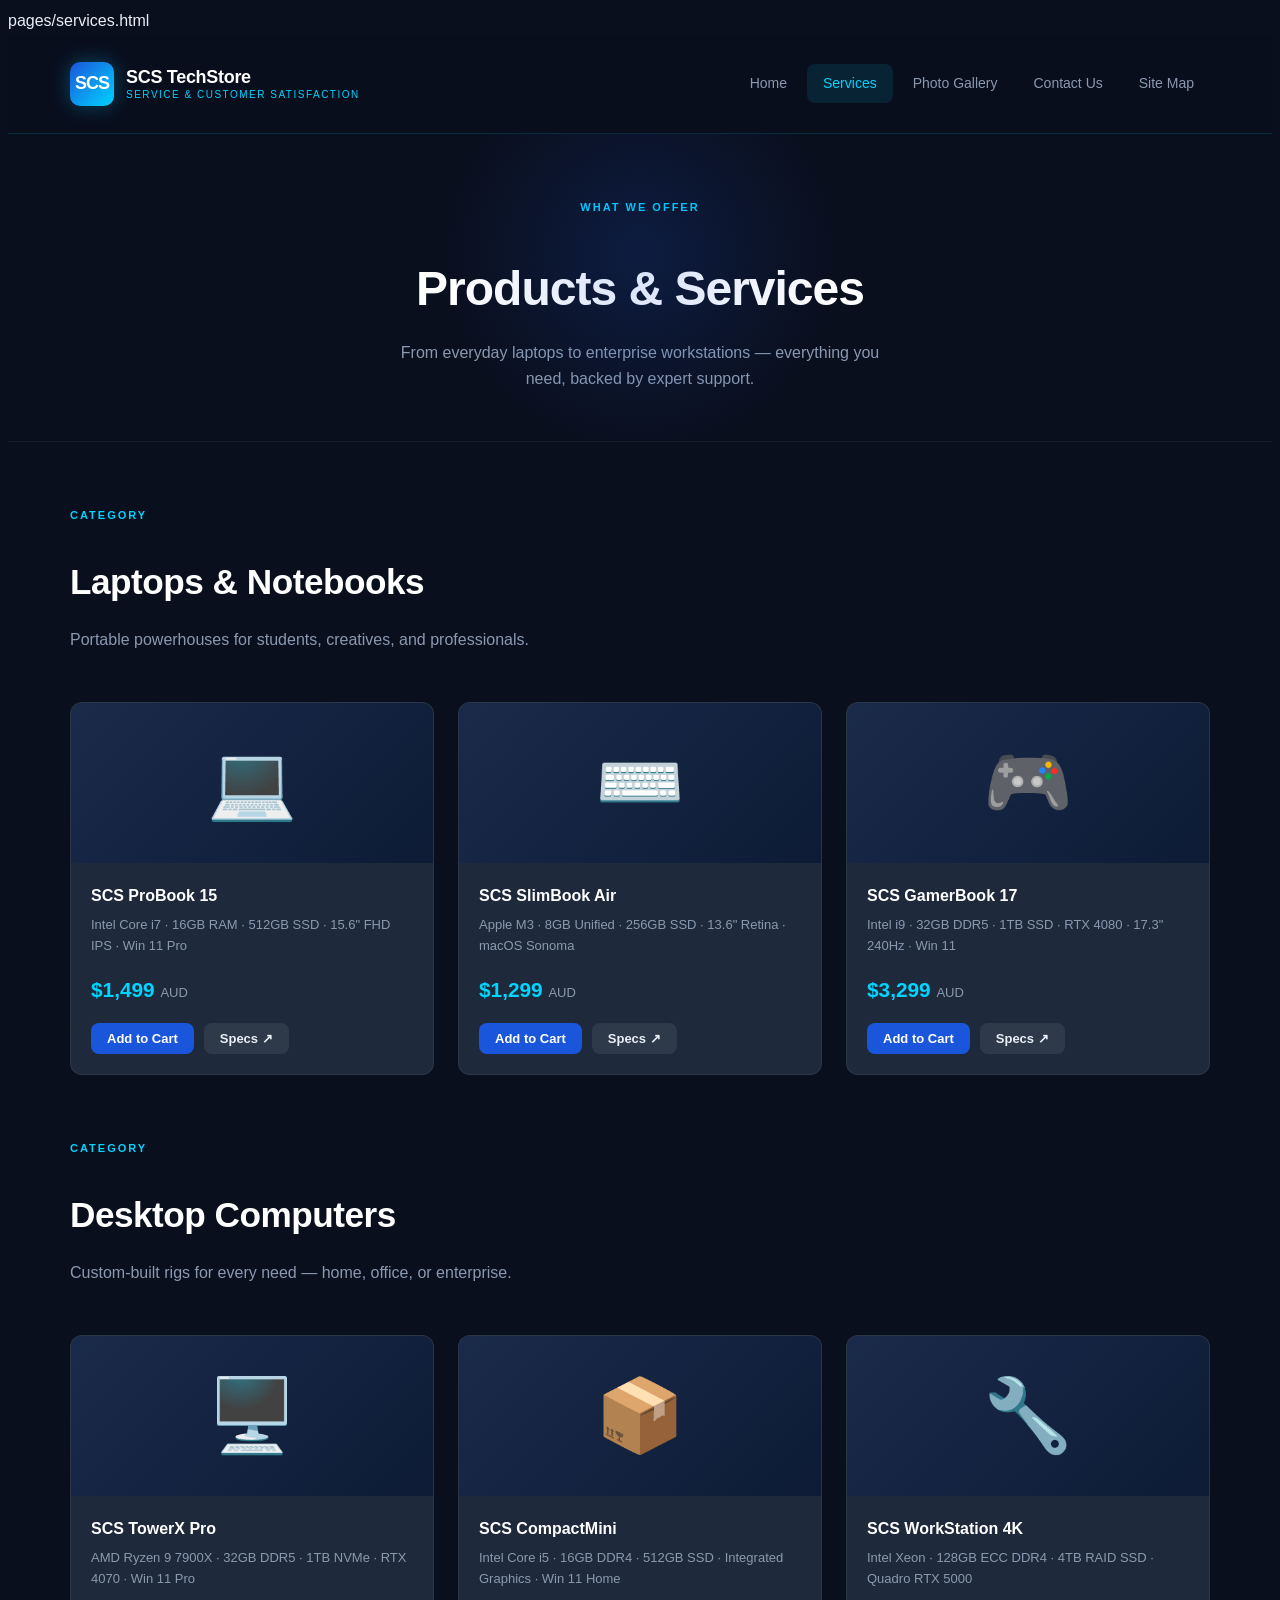
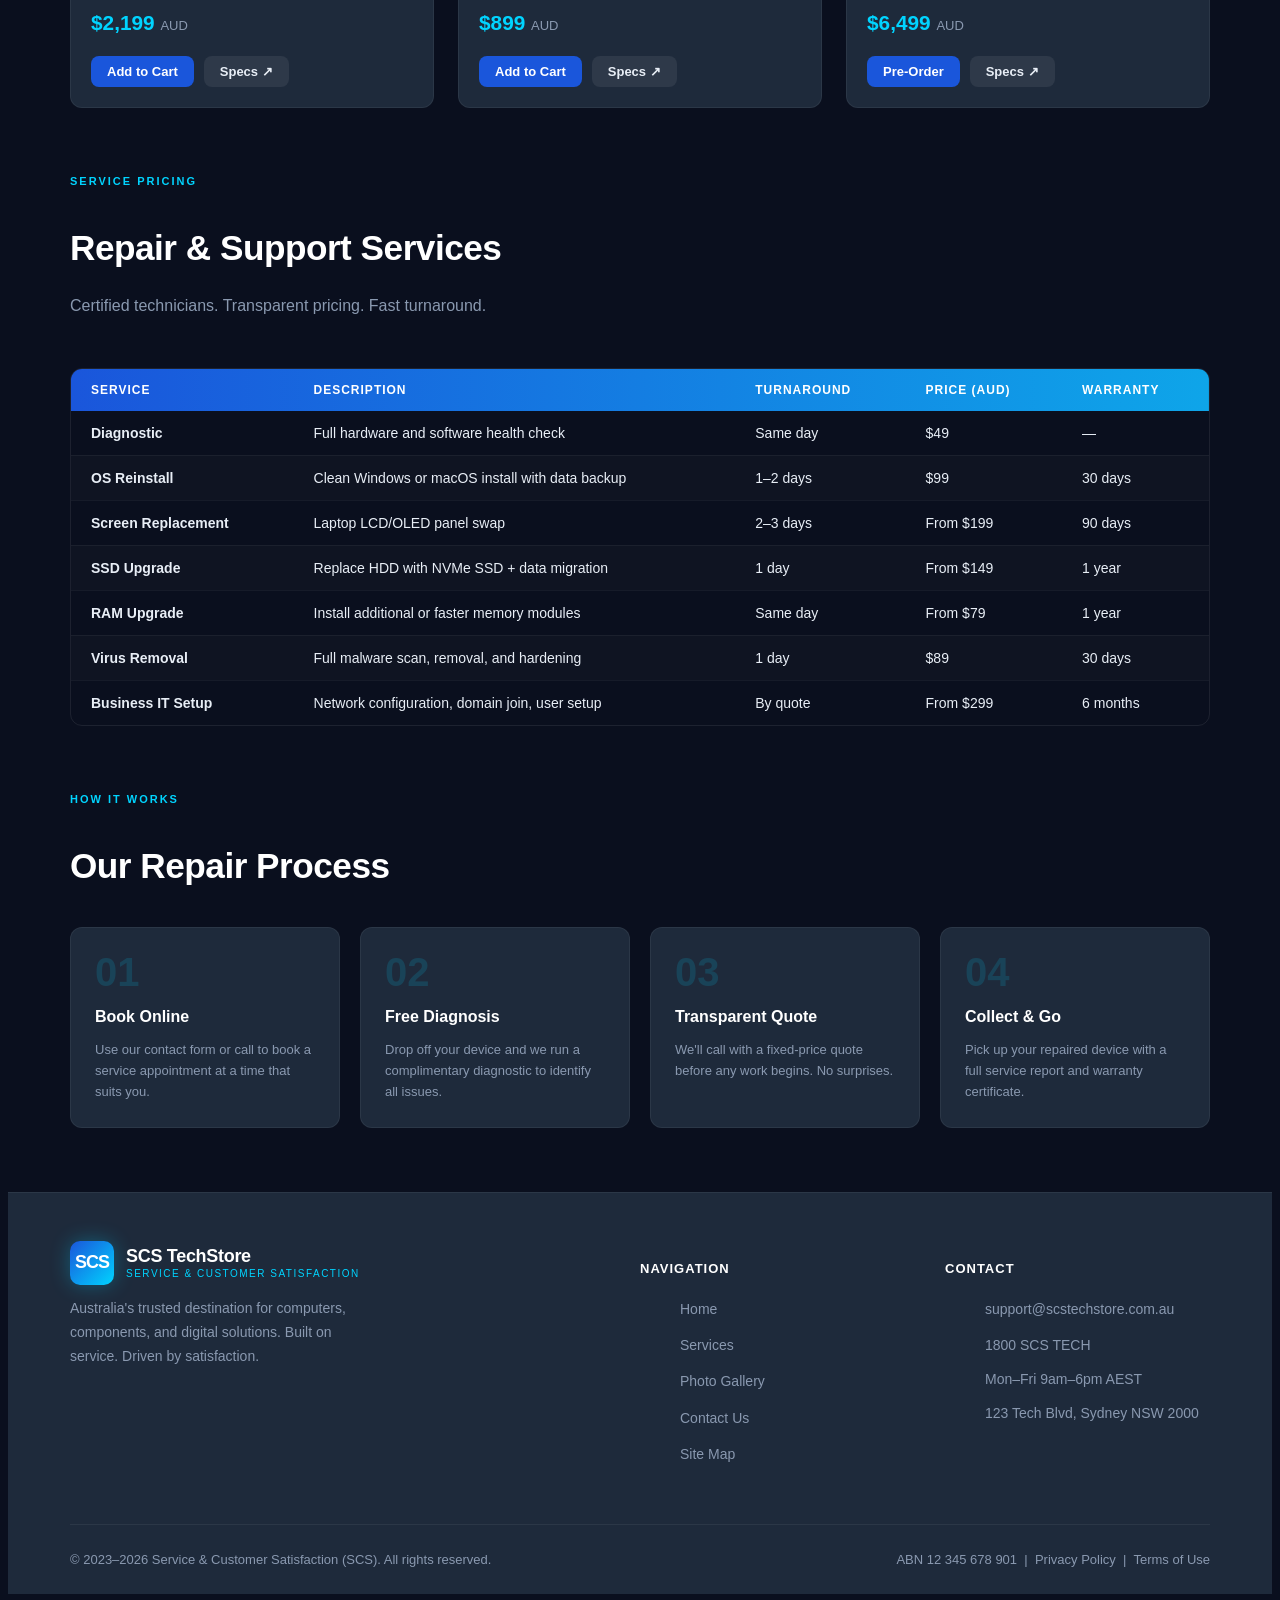
<file: pages/services.html>
pages/services.html
<!DOCTYPE html>
<html lang="en">
<head>
  <meta charset="UTF-8" />
  <meta name="viewport" content="width=device-width, initial-scale=1.0" />
  <meta name="description" content="SCS TechStore Services — laptops, desktops, gaming PCs, components, repairs, and business IT solutions." />
  <title>Services — SCS TechStore</title>
  <link rel="stylesheet" href="../media/style.css" />
  <style>
    .service-section { margin-bottom: 64px; }
    .products-grid {
      display: grid;
      grid-template-columns: repeat(auto-fill, minmax(300px, 1fr));
      gap: 24px;
      margin-top: 32px;
    }
    .product-card {
      background: var(--slate);
      border: 1px solid rgba(255,255,255,0.06);
      border-radius: var(--radius);
      overflow: hidden;
      transition: all var(--transition);
    }
    .product-card:hover {
      border-color: rgba(0,212,255,0.3);
      transform: translateY(-6px);
      box-shadow: 0 16px 36px rgba(0,0,0,0.4);
    }
    .product-img {
      height: 160px;
      background: linear-gradient(135deg, #1A2A4A, #0D1B35);
      display: flex;
      align-items: center;
      justify-content: center;
      font-size: 72px;
    }
    .product-body { padding: 20px; }
    .product-name {
      font-family: 'Space Grotesk', sans-serif;
      font-weight: 700;
      font-size: 1rem;
      color: var(--white);
      margin-bottom: 6px;
    }
    .product-spec { font-size: 13px; color: var(--muted); line-height: 1.6; margin-bottom: 16px; }
    .product-price {
      font-family: 'Space Grotesk', sans-serif;
      font-size: 1.3rem;
      font-weight: 700;
      color: var(--cyan);
    }
    .product-actions { display: flex; gap: 10px; margin-top: 16px; }
    .btn-sm {
      padding: 8px 16px;
      font-size: 13px;
      border-radius: 8px;
      cursor: pointer;
      border: none;
      font-family: var(--font-body);
      font-weight: 600;
      transition: all var(--transition);
    }
    .btn-sm-primary { background: var(--blue); color: white; }
    .btn-sm-primary:hover { background: #1a4fc4; }
    .btn-sm-ghost { background: rgba(255,255,255,0.07); color: var(--light); }
    .btn-sm-ghost:hover { background: rgba(255,255,255,0.12); }

    .repair-steps {
      display: grid;
      grid-template-columns: repeat(auto-fit, minmax(200px, 1fr));
      gap: 20px;
      margin-top: 32px;
      counter-reset: step;
    }
    .repair-step {
      background: var(--slate);
      border: 1px solid rgba(255,255,255,0.06);
      border-radius: var(--radius);
      padding: 24px;
      position: relative;
    }
    .step-num {
      font-family: 'Space Grotesk', sans-serif;
      font-size: 2.5rem;
      font-weight: 700;
      color: rgba(0,212,255,0.15);
      line-height: 1;
      margin-bottom: 12px;
    }
    .step-title { font-weight: 600; color: var(--white); margin-bottom: 8px; }
    .step-desc { font-size: 13px; color: var(--muted); }
  </style>
</head>
<body>

  <header id="site-header"></header>

  <div class="page-header">
    <div class="container">
      <span class="section-label">What We Offer</span>
      <h1>Products &amp; Services</h1>
      <p>From everyday laptops to enterprise workstations — everything you need, backed by expert support.</p>
    </div>
  </div>

  <main>
    <div class="container">

      <!-- LAPTOPS -->
      <div class="service-section">
        <span class="section-label">Category</span>
        <h2 class="section-title">Laptops &amp; Notebooks</h2>
        <p class="section-sub">Portable powerhouses for students, creatives, and professionals.</p>

        <div class="products-grid">
          <div class="product-card">
            <div class="product-img">&#x1F4BB;</div>
            <div class="product-body">
              <div class="product-name">SCS ProBook 15</div>
              <div class="product-spec">Intel Core i7 · 16GB RAM · 512GB SSD · 15.6" FHD IPS · Win 11 Pro</div>
              <div class="product-price">$1,499 <span style="font-size:13px;color:var(--muted);font-weight:400;">AUD</span></div>
              <div class="product-actions">
                <button class="btn-sm btn-sm-primary">Add to Cart</button>
                <button class="btn-sm btn-sm-ghost">Specs &#x2197;</button>
              </div>
            </div>
          </div>
          <div class="product-card">
            <div class="product-img">&#x2328;&#xFE0F;</div>
            <div class="product-body">
              <div class="product-name">SCS SlimBook Air</div>
              <div class="product-spec">Apple M3 · 8GB Unified · 256GB SSD · 13.6" Retina · macOS Sonoma</div>
              <div class="product-price">$1,299 <span style="font-size:13px;color:var(--muted);font-weight:400;">AUD</span></div>
              <div class="product-actions">
                <button class="btn-sm btn-sm-primary">Add to Cart</button>
                <button class="btn-sm btn-sm-ghost">Specs &#x2197;</button>
              </div>
            </div>
          </div>
          <div class="product-card">
            <div class="product-img">&#x1F3AE;</div>
            <div class="product-body">
              <div class="product-name">SCS GamerBook 17</div>
              <div class="product-spec">Intel i9 · 32GB DDR5 · 1TB SSD · RTX 4080 · 17.3" 240Hz · Win 11</div>
              <div class="product-price">$3,299 <span style="font-size:13px;color:var(--muted);font-weight:400;">AUD</span></div>
              <div class="product-actions">
                <button class="btn-sm btn-sm-primary">Add to Cart</button>
                <button class="btn-sm btn-sm-ghost">Specs &#x2197;</button>
              </div>
            </div>
          </div>
        </div>
      </div>

      <!-- DESKTOPS -->
      <div class="service-section">
        <span class="section-label">Category</span>
        <h2 class="section-title">Desktop Computers</h2>
        <p class="section-sub">Custom-built rigs for every need — home, office, or enterprise.</p>

        <div class="products-grid">
          <div class="product-card">
            <div class="product-img">&#x1F5A5;&#xFE0F;</div>
            <div class="product-body">
              <div class="product-name">SCS TowerX Pro</div>
              <div class="product-spec">AMD Ryzen 9 7900X · 32GB DDR5 · 1TB NVMe · RTX 4070 · Win 11 Pro</div>
              <div class="product-price">$2,199 <span style="font-size:13px;color:var(--muted);font-weight:400;">AUD</span></div>
              <div class="product-actions">
                <button class="btn-sm btn-sm-primary">Add to Cart</button>
                <button class="btn-sm btn-sm-ghost">Specs &#x2197;</button>
              </div>
            </div>
          </div>
          <div class="product-card">
            <div class="product-img">&#x1F4E6;</div>
            <div class="product-body">
              <div class="product-name">SCS CompactMini</div>
              <div class="product-spec">Intel Core i5 · 16GB DDR4 · 512GB SSD · Integrated Graphics · Win 11 Home</div>
              <div class="product-price">$899 <span style="font-size:13px;color:var(--muted);font-weight:400;">AUD</span></div>
              <div class="product-actions">
                <button class="btn-sm btn-sm-primary">Add to Cart</button>
                <button class="btn-sm btn-sm-ghost">Specs &#x2197;</button>
              </div>
            </div>
          </div>
          <div class="product-card">
            <div class="product-img">&#x1F527;</div>
            <div class="product-body">
              <div class="product-name">SCS WorkStation 4K</div>
              <div class="product-spec">Intel Xeon · 128GB ECC DDR4 · 4TB RAID SSD · Quadro RTX 5000</div>
              <div class="product-price">$6,499 <span style="font-size:13px;color:var(--muted);font-weight:400;">AUD</span></div>
              <div class="product-actions">
                <button class="btn-sm btn-sm-primary">Pre-Order</button>
                <button class="btn-sm btn-sm-ghost">Specs &#x2197;</button>
              </div>
            </div>
          </div>
        </div>
      </div>

      <!-- SERVICE TABLE -->
      <div class="service-section">
        <span class="section-label">Service Pricing</span>
        <h2 class="section-title">Repair &amp; Support Services</h2>
        <p class="section-sub">Certified technicians. Transparent pricing. Fast turnaround.</p>

        <div class="table-wrapper">
          <table>
            <thead>
              <tr>
                <th>Service</th>
                <th>Description</th>
                <th>Turnaround</th>
                <th>Price (AUD)</th>
                <th>Warranty</th>
              </tr>
            </thead>
            <tbody>
              <tr>
                <td><strong>Diagnostic</strong></td>
                <td>Full hardware and software health check</td>
                <td>Same day</td>
                <td>$49</td>
                <td>—</td>
              </tr>
              <tr>
                <td><strong>OS Reinstall</strong></td>
                <td>Clean Windows or macOS install with data backup</td>
                <td>1–2 days</td>
                <td>$99</td>
                <td>30 days</td>
              </tr>
              <tr>
                <td><strong>Screen Replacement</strong></td>
                <td>Laptop LCD/OLED panel swap</td>
                <td>2–3 days</td>
                <td>From $199</td>
                <td>90 days</td>
              </tr>
              <tr>
                <td><strong>SSD Upgrade</strong></td>
                <td>Replace HDD with NVMe SSD + data migration</td>
                <td>1 day</td>
                <td>From $149</td>
                <td>1 year</td>
              </tr>
              <tr>
                <td><strong>RAM Upgrade</strong></td>
                <td>Install additional or faster memory modules</td>
                <td>Same day</td>
                <td>From $79</td>
                <td>1 year</td>
              </tr>
              <tr>
                <td><strong>Virus Removal</strong></td>
                <td>Full malware scan, removal, and hardening</td>
                <td>1 day</td>
                <td>$89</td>
                <td>30 days</td>
              </tr>
              <tr>
                <td><strong>Business IT Setup</strong></td>
                <td>Network configuration, domain join, user setup</td>
                <td>By quote</td>
                <td>From $299</td>
                <td>6 months</td>
              </tr>
            </tbody>
          </table>
        </div>
      </div>

      <!-- REPAIR PROCESS -->
      <div class="service-section">
        <span class="section-label">How It Works</span>
        <h2 class="section-title">Our Repair Process</h2>
        <div class="repair-steps">
          <div class="repair-step">
            <div class="step-num">01</div>
            <div class="step-title">Book Online</div>
            <div class="step-desc">Use our contact form or call to book a service appointment at a time that suits you.</div>
          </div>
          <div class="repair-step">
            <div class="step-num">02</div>
            <div class="step-title">Free Diagnosis</div>
            <div class="step-desc">Drop off your device and we run a complimentary diagnostic to identify all issues.</div>
          </div>
          <div class="repair-step">
            <div class="step-num">03</div>
            <div class="step-title">Transparent Quote</div>
            <div class="step-desc">We'll call with a fixed-price quote before any work begins. No surprises.</div>
          </div>
          <div class="repair-step">
            <div class="step-num">04</div>
            <div class="step-title">Collect &amp; Go</div>
            <div class="step-desc">Pick up your repaired device with a full service report and warranty certificate.</div>
          </div>
        </div>
      </div>

    </div>
  </main>

  <footer id="site-footer"></footer>

  <script>
    // Fix relative path for pages subfolder
    const s = document.createElement('script');
    s.src = '../scripts/nav.js';
    document.head.appendChild(s);
  </script>
</body>
</html>
</file>
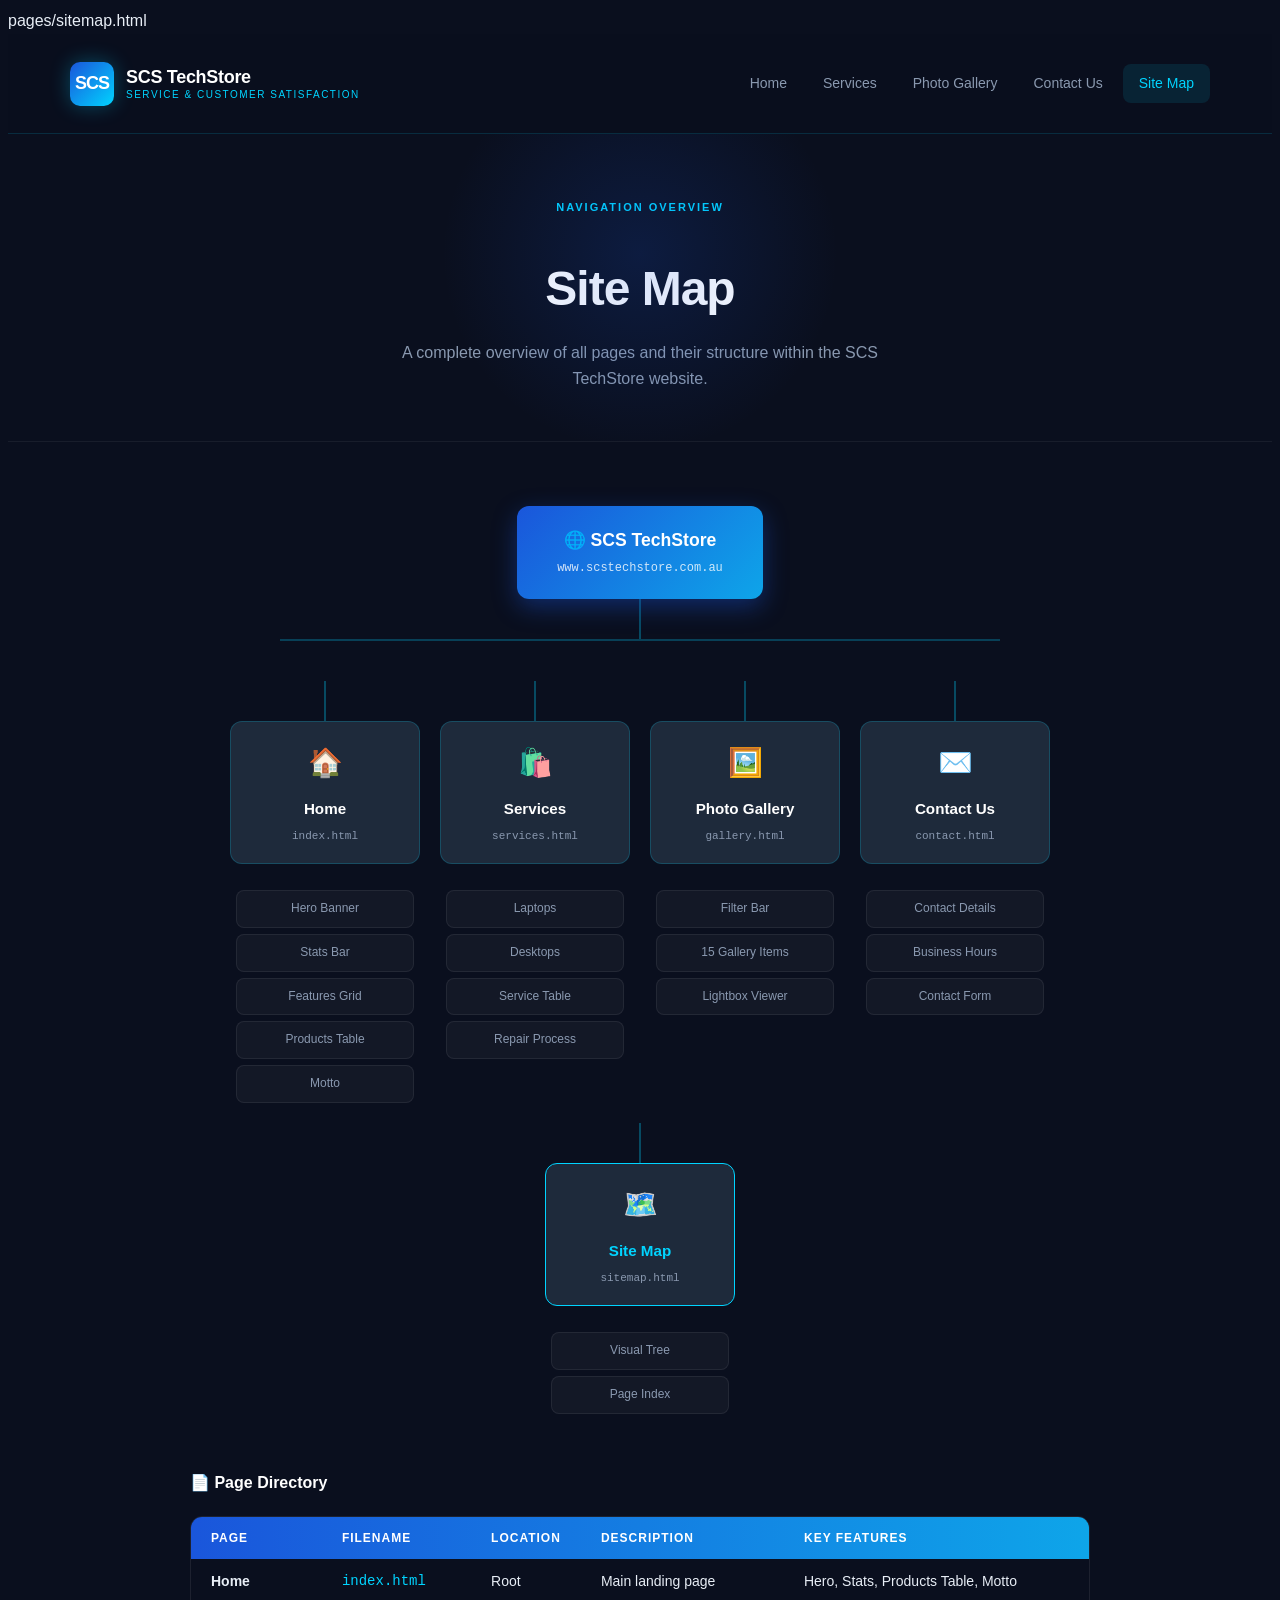
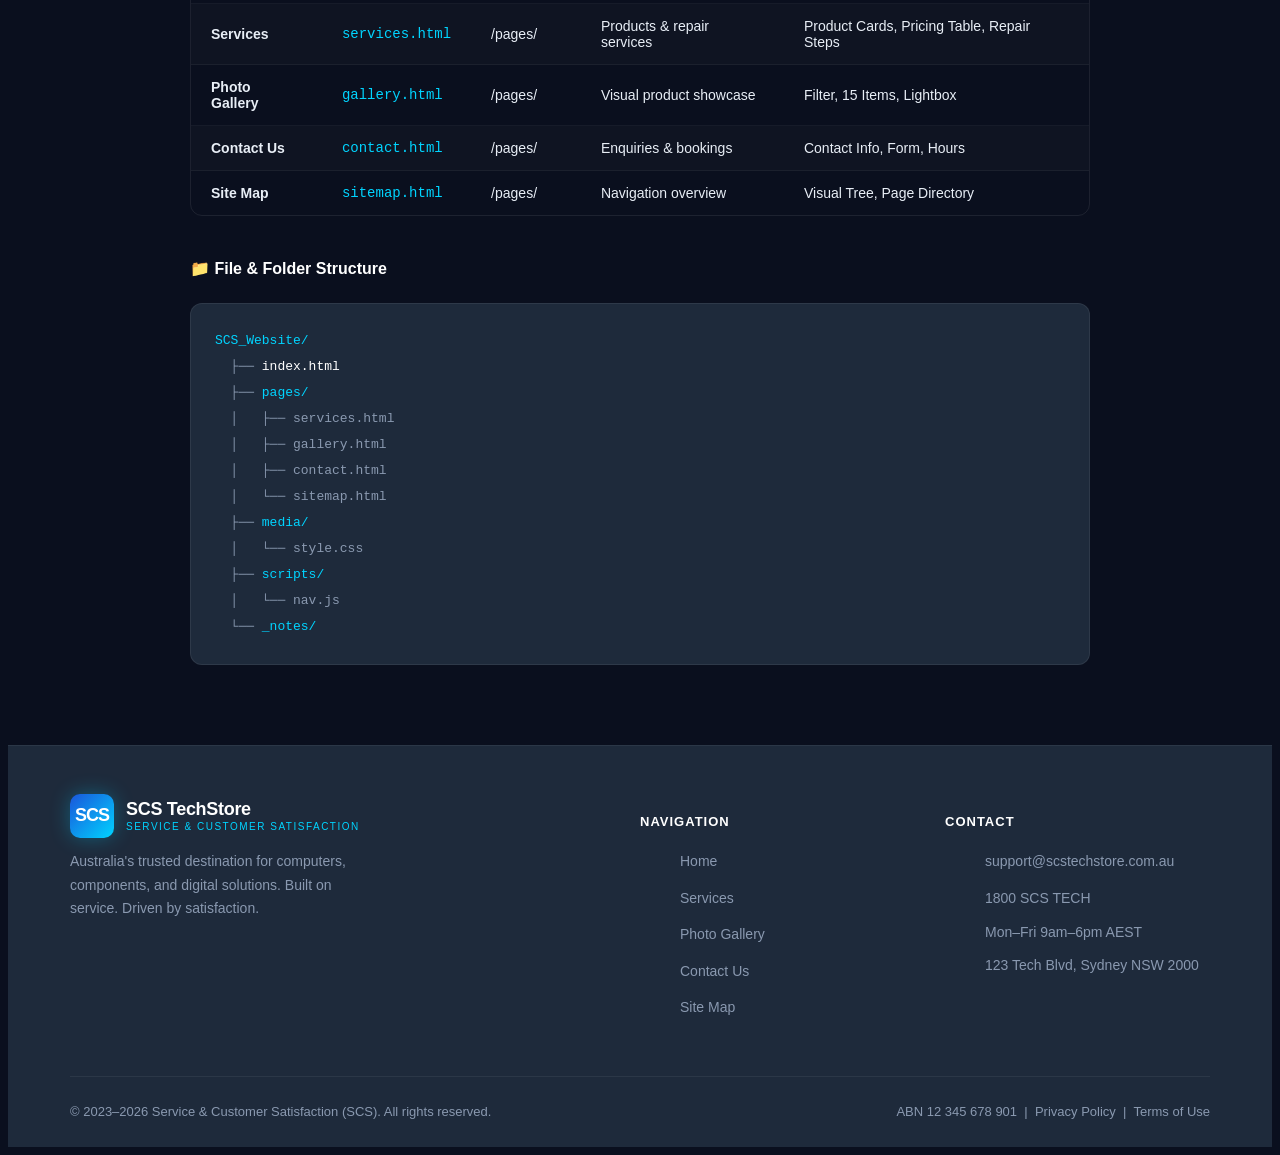
<file: pages/sitemap.html>
pages/sitemap.html
<!DOCTYPE html>
<html lang="en">
<head>
  <meta charset="UTF-8" />
  <meta name="viewport" content="width=device-width, initial-scale=1.0" />
  <meta name="description" content="SCS TechStore Site Map — overview of all pages on our website." />
  <title>Site Map — SCS TechStore</title>
  <link rel="stylesheet" href="../media/style.css" />
  <style>
    .sitemap-wrapper {
      max-width: 900px;
      margin: 0 auto;
      padding-bottom: 80px;
    }

    /* Tree */
    .tree-container {
      display: flex;
      flex-direction: column;
      align-items: center;
    }

    .root-node {
      background: linear-gradient(135deg, var(--blue), #0EA5E9);
      border-radius: var(--radius);
      padding: 20px 40px;
      text-align: center;
      font-family: 'Space Grotesk', sans-serif;
      font-weight: 700;
      font-size: 1.1rem;
      color: white;
      position: relative;
      z-index: 1;
      box-shadow: 0 8px 24px rgba(26,86,219,0.4);
    }

    .root-node .node-file {
      font-size: 12px;
      font-weight: 400;
      font-family: monospace;
      opacity: 0.8;
      margin-top: 4px;
    }

    .tree-connector-down {
      width: 2px;
      height: 40px;
      background: rgba(0,212,255,0.3);
    }

    .tree-h-bar {
      position: relative;
      display: flex;
      justify-content: center;
      width: 100%;
    }

    .tree-h-line {
      height: 2px;
      background: rgba(0,212,255,0.25);
      width: 80%;
      position: absolute;
      top: 0;
    }

    .branches {
      display: flex;
      gap: 20px;
      justify-content: center;
      flex-wrap: wrap;
      width: 100%;
      position: relative;
      padding-top: 40px;
    }

    .branch-item {
      display: flex;
      flex-direction: column;
      align-items: center;
      gap: 0;
    }

    .branch-down {
      width: 2px;
      height: 40px;
      background: rgba(0,212,255,0.3);
    }

    .page-node {
      background: var(--slate);
      border: 1px solid rgba(0,212,255,0.2);
      border-radius: var(--radius);
      padding: 18px 24px;
      text-align: center;
      font-family: 'Space Grotesk', sans-serif;
      font-weight: 600;
      font-size: 0.95rem;
      color: var(--white);
      text-decoration: none;
      display: block;
      min-width: 140px;
      transition: all var(--transition);
    }

    .page-node:hover {
      border-color: var(--cyan);
      color: var(--cyan);
      transform: translateY(-4px);
      box-shadow: 0 8px 24px rgba(0,212,255,0.15);
    }

    .page-node .node-file {
      font-size: 11px;
      color: var(--muted);
      font-family: monospace;
      font-weight: 400;
      margin-top: 6px;
    }

    .page-node .node-icon {
      font-size: 28px;
      margin-bottom: 10px;
      display: block;
    }

    /* Sub-nodes */
    .sub-nodes {
      display: flex;
      flex-direction: column;
      align-items: center;
      margin-top: 20px;
      width: 100%;
    }

    .sub-node {
      background: rgba(255,255,255,0.04);
      border: 1px solid rgba(255,255,255,0.07);
      border-radius: 8px;
      padding: 8px 18px;
      font-size: 12px;
      color: var(--muted);
      margin-top: 6px;
      min-width: 140px;
      text-align: center;
    }

    /* Details table */
    .page-details {
      margin-top: 56px;
    }

    .page-details h3 {
      font-family: 'Space Grotesk', sans-serif;
      font-size: 1rem;
      font-weight: 700;
      color: var(--white);
      margin-bottom: 20px;
    }
  </style>
</head>
<body>

  <header id="site-header"></header>

  <div class="page-header">
    <div class="container">
      <span class="section-label">Navigation Overview</span>
      <h1>Site Map</h1>
      <p>A complete overview of all pages and their structure within the SCS TechStore website.</p>
    </div>
  </div>

  <main>
    <div class="container">
      <div class="sitemap-wrapper">

        <!-- Visual Tree -->
        <div class="tree-container">

          <!-- Root -->
          <div class="root-node">
            &#x1F310; SCS TechStore
            <div class="node-file">www.scstechstore.com.au</div>
          </div>

          <!-- Connector down -->
          <div class="tree-connector-down"></div>

          <!-- Horizontal bar -->
          <div style="position:relative; width:80%;">
            <div style="height:2px; background:rgba(0,212,255,0.25); width:100%;"></div>
          </div>

          <!-- Branches -->
          <div class="branches">

            <div class="branch-item">
              <div class="branch-down"></div>
              <a href="../index.html" class="page-node">
                <span class="node-icon">&#x1F3E0;</span>
                Home
                <div class="node-file">index.html</div>
              </a>
              <div class="sub-nodes">
                <div class="sub-node">Hero Banner</div>
                <div class="sub-node">Stats Bar</div>
                <div class="sub-node">Features Grid</div>
                <div class="sub-node">Products Table</div>
                <div class="sub-node">Motto</div>
              </div>
            </div>

            <div class="branch-item">
              <div class="branch-down"></div>
              <a href="services.html" class="page-node">
                <span class="node-icon">&#x1F6CD;&#xFE0F;</span>
                Services
                <div class="node-file">services.html</div>
              </a>
              <div class="sub-nodes">
                <div class="sub-node">Laptops</div>
                <div class="sub-node">Desktops</div>
                <div class="sub-node">Service Table</div>
                <div class="sub-node">Repair Process</div>
              </div>
            </div>

            <div class="branch-item">
              <div class="branch-down"></div>
              <a href="gallery.html" class="page-node">
                <span class="node-icon">&#x1F5BC;&#xFE0F;</span>
                Photo Gallery
                <div class="node-file">gallery.html</div>
              </a>
              <div class="sub-nodes">
                <div class="sub-node">Filter Bar</div>
                <div class="sub-node">15 Gallery Items</div>
                <div class="sub-node">Lightbox Viewer</div>
              </div>
            </div>

            <div class="branch-item">
              <div class="branch-down"></div>
              <a href="contact.html" class="page-node">
                <span class="node-icon">&#x2709;&#xFE0F;</span>
                Contact Us
                <div class="node-file">contact.html</div>
              </a>
              <div class="sub-nodes">
                <div class="sub-node">Contact Details</div>
                <div class="sub-node">Business Hours</div>
                <div class="sub-node">Contact Form</div>
              </div>
            </div>

            <div class="branch-item">
              <div class="branch-down"></div>
              <a href="sitemap.html" class="page-node" style="border-color:var(--cyan); color:var(--cyan);">
                <span class="node-icon">&#x1F5FA;&#xFE0F;</span>
                Site Map
                <div class="node-file">sitemap.html</div>
              </a>
              <div class="sub-nodes">
                <div class="sub-node">Visual Tree</div>
                <div class="sub-node">Page Index</div>
              </div>
            </div>

          </div>
        </div>

        <!-- Page Index Table -->
        <div class="page-details">
          <h3>&#x1F4C4; Page Directory</h3>
          <div class="table-wrapper">
            <table>
              <thead>
                <tr>
                  <th>Page</th>
                  <th>Filename</th>
                  <th>Location</th>
                  <th>Description</th>
                  <th>Key Features</th>
                </tr>
              </thead>
              <tbody>
                <tr>
                  <td><strong>Home</strong></td>
                  <td><code style="font-family:monospace; color:var(--cyan);">index.html</code></td>
                  <td>Root</td>
                  <td>Main landing page</td>
                  <td>Hero, Stats, Products Table, Motto</td>
                </tr>
                <tr>
                  <td><strong>Services</strong></td>
                  <td><code style="font-family:monospace; color:var(--cyan);">services.html</code></td>
                  <td>/pages/</td>
                  <td>Products &amp; repair services</td>
                  <td>Product Cards, Pricing Table, Repair Steps</td>
                </tr>
                <tr>
                  <td><strong>Photo Gallery</strong></td>
                  <td><code style="font-family:monospace; color:var(--cyan);">gallery.html</code></td>
                  <td>/pages/</td>
                  <td>Visual product showcase</td>
                  <td>Filter, 15 Items, Lightbox</td>
                </tr>
                <tr>
                  <td><strong>Contact Us</strong></td>
                  <td><code style="font-family:monospace; color:var(--cyan);">contact.html</code></td>
                  <td>/pages/</td>
                  <td>Enquiries &amp; bookings</td>
                  <td>Contact Info, Form, Hours</td>
                </tr>
                <tr>
                  <td><strong>Site Map</strong></td>
                  <td><code style="font-family:monospace; color:var(--cyan);">sitemap.html</code></td>
                  <td>/pages/</td>
                  <td>Navigation overview</td>
                  <td>Visual Tree, Page Directory</td>
                </tr>
              </tbody>
            </table>
          </div>
        </div>

        <!-- Assets -->
        <div style="margin-top:40px;">
          <h3 style="font-family:'Space Grotesk',sans-serif; font-size:1rem; font-weight:700; color:var(--white); margin-bottom:20px;">&#x1F4C1; File &amp; Folder Structure</h3>
          <div style="background:var(--slate); border:1px solid rgba(255,255,255,0.07); border-radius:var(--radius); padding:24px; font-family:monospace; font-size:13px; color:var(--muted); line-height:2;">
            <span style="color:var(--cyan);">SCS_Website/</span><br>
            &nbsp;&nbsp;&#x251C;&#x2500;&#x2500; <span style="color:var(--white);">index.html</span><br>
            &nbsp;&nbsp;&#x251C;&#x2500;&#x2500; <span style="color:var(--cyan);">pages/</span><br>
            &nbsp;&nbsp;&#x2502;&nbsp;&nbsp; &#x251C;&#x2500;&#x2500; services.html<br>
            &nbsp;&nbsp;&#x2502;&nbsp;&nbsp; &#x251C;&#x2500;&#x2500; gallery.html<br>
            &nbsp;&nbsp;&#x2502;&nbsp;&nbsp; &#x251C;&#x2500;&#x2500; contact.html<br>
            &nbsp;&nbsp;&#x2502;&nbsp;&nbsp; &#x2514;&#x2500;&#x2500; sitemap.html<br>
            &nbsp;&nbsp;&#x251C;&#x2500;&#x2500; <span style="color:var(--cyan);">media/</span><br>
            &nbsp;&nbsp;&#x2502;&nbsp;&nbsp; &#x2514;&#x2500;&#x2500; style.css<br>
            &nbsp;&nbsp;&#x251C;&#x2500;&#x2500; <span style="color:var(--cyan);">scripts/</span><br>
            &nbsp;&nbsp;&#x2502;&nbsp;&nbsp; &#x2514;&#x2500;&#x2500; nav.js<br>
            &nbsp;&nbsp;&#x2514;&#x2500;&#x2500; <span style="color:var(--cyan);">_notes/</span>
          </div>
        </div>

      </div>
    </div>
  </main>

  <footer id="site-footer"></footer>

  <script>
    const s = document.createElement('script');
    s.src = '../scripts/nav.js';
    document.head.appendChild(s);
  </script>
</body>
</html>
</file>
<file: media/style.css>
media/style.css
/* =============================================
   SCS Online Computer Store — Global Stylesheet
   © Service & Customer Satisfaction (SCS) 2023
   ============================================= */

@import url('https://fonts.googleapis.com/css2?family=Space+Grotesk:wght@300;400;500;600;700&family=Inter:wght@300;400;500;600&display=swap');

/* ── Reset & Base ── */
*, *::before, *::after { box-sizing: border-box; margin: 0; padding: 0; }

:root {
  --navy:    #0A0F1E;
  --blue:    #1A56DB;
  --cyan:    #00D4FF;
  --slate:   #1E2A3B;
  --mid:     #2C3E55;
  --light:   #E8EEF6;
  --white:   #FFFFFF;
  --accent:  #00D4FF;
  --muted:   #8A99B0;
  --success: #10B981;
  --font-display: 'Space Grotesk', sans-serif;
  --font-body:    'Inter', sans-serif;
  --radius: 12px;
  --shadow: 0 4px 24px rgba(0,0,0,0.3);
  --transition: 0.25s cubic-bezier(0.4,0,0.2,1);
}

html { scroll-behavior: smooth; }

body {
  font-family: var(--font-body);
  background: var(--navy);
  color: var(--light);
  line-height: 1.65;
  min-height: 100vh;
  display: flex;
  flex-direction: column;
}

a { color: var(--cyan); text-decoration: none; transition: color var(--transition); }
a:hover { color: var(--white); }
img { max-width: 100%; display: block; }
ul { list-style: none; }

/* ── Layout ── */
.container { max-width: 1140px; margin: 0 auto; padding: 0 24px; }

/* ── Header / Nav ── */
header {
  background: rgba(10,15,30,0.96);
  backdrop-filter: blur(12px);
  border-bottom: 1px solid rgba(0,212,255,0.15);
  position: sticky;
  top: 0;
  z-index: 100;
}

.header-inner {
  display: flex;
  align-items: center;
  justify-content: space-between;
  padding: 14px 24px;
  max-width: 1140px;
  margin: 0 auto;
}

/* Logo */
.logo {
  display: flex;
  align-items: center;
  gap: 12px;
  text-decoration: none;
}

.logo-mark {
  width: 44px;
  height: 44px;
  background: linear-gradient(135deg, var(--blue), var(--cyan));
  border-radius: 10px;
  display: flex;
  align-items: center;
  justify-content: center;
  font-family: var(--font-display);
  font-weight: 700;
  font-size: 18px;
  color: var(--white);
  letter-spacing: -1px;
  flex-shrink: 0;
  box-shadow: 0 0 20px rgba(0,212,255,0.3);
}

.logo-text { display: flex; flex-direction: column; line-height: 1.2; }
.logo-name {
  font-family: var(--font-display);
  font-weight: 700;
  font-size: 18px;
  color: var(--white);
  letter-spacing: -0.3px;
}
.logo-tagline {
  font-size: 10px;
  font-weight: 500;
  color: var(--cyan);
  text-transform: uppercase;
  letter-spacing: 1.5px;
}

/* Nav links */
nav ul {
  display: flex;
  gap: 4px;
  align-items: center;
}

nav ul li a {
  display: block;
  padding: 8px 16px;
  font-size: 14px;
  font-weight: 500;
  color: var(--muted);
  border-radius: 8px;
  transition: all var(--transition);
}

nav ul li a:hover,
nav ul li a.active {
  color: var(--white);
  background: rgba(0,212,255,0.1);
}

nav ul li a.active {
  color: var(--cyan);
}

/* ── Hero ── */
.hero {
  padding: 96px 24px 80px;
  text-align: center;
  position: relative;
  overflow: hidden;
}

.hero::before {
  content: '';
  position: absolute;
  top: -120px; left: 50%;
  transform: translateX(-50%);
  width: 600px; height: 600px;
  background: radial-gradient(circle, rgba(26,86,219,0.25) 0%, transparent 70%);
  pointer-events: none;
}

.hero-eyebrow {
  display: inline-flex;
  align-items: center;
  gap: 8px;
  background: rgba(0,212,255,0.1);
  border: 1px solid rgba(0,212,255,0.25);
  border-radius: 999px;
  padding: 6px 16px;
  font-size: 12px;
  font-weight: 600;
  color: var(--cyan);
  text-transform: uppercase;
  letter-spacing: 1.5px;
  margin-bottom: 28px;
}

.hero h1 {
  font-family: var(--font-display);
  font-size: clamp(2.4rem, 6vw, 4rem);
  font-weight: 700;
  line-height: 1.1;
  color: var(--white);
  margin-bottom: 20px;
  letter-spacing: -1.5px;
}

.hero h1 span {
  background: linear-gradient(90deg, var(--blue), var(--cyan));
  -webkit-background-clip: text;
  -webkit-text-fill-color: transparent;
  background-clip: text;
}

.hero p {
  font-size: 1.1rem;
  color: var(--muted);
  max-width: 560px;
  margin: 0 auto 36px;
}

.btn {
  display: inline-flex;
  align-items: center;
  gap: 8px;
  padding: 13px 28px;
  border-radius: 10px;
  font-family: var(--font-body);
  font-size: 15px;
  font-weight: 600;
  cursor: pointer;
  transition: all var(--transition);
  border: none;
  text-decoration: none;
}

.btn-primary {
  background: linear-gradient(135deg, var(--blue), #0EA5E9);
  color: var(--white);
  box-shadow: 0 4px 20px rgba(26,86,219,0.4);
}

.btn-primary:hover {
  transform: translateY(-2px);
  box-shadow: 0 8px 28px rgba(26,86,219,0.5);
  color: var(--white);
}

.btn-outline {
  background: transparent;
  color: var(--light);
  border: 1px solid rgba(255,255,255,0.2);
}

.btn-outline:hover {
  background: rgba(255,255,255,0.06);
  border-color: rgba(255,255,255,0.4);
  color: var(--white);
}

.hero-btns { display: flex; gap: 12px; justify-content: center; flex-wrap: wrap; }

/* ── Section common ── */
section { padding: 72px 0; }
.section-label {
  display: block;
  font-size: 11px;
  font-weight: 700;
  text-transform: uppercase;
  letter-spacing: 2px;
  color: var(--cyan);
  margin-bottom: 12px;
}
.section-title {
  font-family: var(--font-display);
  font-size: clamp(1.6rem, 3vw, 2.2rem);
  font-weight: 700;
  color: var(--white);
  letter-spacing: -0.5px;
  margin-bottom: 16px;
}
.section-sub {
  color: var(--muted);
  font-size: 1rem;
  max-width: 520px;
  margin-bottom: 48px;
}

/* ── Cards ── */
.card {
  background: var(--slate);
  border: 1px solid rgba(255,255,255,0.06);
  border-radius: var(--radius);
  padding: 28px;
  transition: all var(--transition);
}

.card:hover {
  border-color: rgba(0,212,255,0.25);
  transform: translateY(-4px);
  box-shadow: 0 12px 32px rgba(0,0,0,0.4);
}

/* ── Stats bar ── */
.stats-bar {
  background: var(--slate);
  border-top: 1px solid rgba(255,255,255,0.06);
  border-bottom: 1px solid rgba(255,255,255,0.06);
  padding: 32px 0;
}

.stats-grid {
  display: grid;
  grid-template-columns: repeat(4, 1fr);
  gap: 24px;
  text-align: center;
}

.stat-num {
  font-family: var(--font-display);
  font-size: 2rem;
  font-weight: 700;
  color: var(--cyan);
  display: block;
}
.stat-label { font-size: 13px; color: var(--muted); margin-top: 4px; }

/* ── Features grid ── */
.features-grid {
  display: grid;
  grid-template-columns: repeat(auto-fit, minmax(280px, 1fr));
  gap: 20px;
}

.feature-icon {
  width: 48px; height: 48px;
  background: rgba(0,212,255,0.1);
  border-radius: 10px;
  display: flex; align-items: center; justify-content: center;
  margin-bottom: 20px;
  font-size: 22px;
}

.feature-title {
  font-family: var(--font-display);
  font-size: 1rem;
  font-weight: 600;
  color: var(--white);
  margin-bottom: 8px;
}

.feature-desc { font-size: 14px; color: var(--muted); line-height: 1.6; }

/* ── Table ── */
.table-wrapper {
  overflow-x: auto;
  border-radius: var(--radius);
  border: 1px solid rgba(255,255,255,0.08);
}

table {
  width: 100%;
  border-collapse: collapse;
  font-size: 14px;
}

thead {
  background: linear-gradient(90deg, var(--blue), #0EA5E9);
}

thead th {
  padding: 14px 20px;
  text-align: left;
  font-weight: 600;
  font-size: 12px;
  text-transform: uppercase;
  letter-spacing: 1px;
  color: var(--white);
}

tbody tr {
  border-bottom: 1px solid rgba(255,255,255,0.05);
  transition: background var(--transition);
}

tbody tr:last-child { border-bottom: none; }
tbody tr:hover { background: rgba(0,212,255,0.04); }

tbody td {
  padding: 14px 20px;
  color: var(--light);
}

tbody tr:nth-child(even) td { background: rgba(255,255,255,0.02); }

.badge {
  display: inline-block;
  padding: 3px 10px;
  border-radius: 999px;
  font-size: 11px;
  font-weight: 600;
}
.badge-blue  { background: rgba(26,86,219,0.2);  color: #60A5FA; }
.badge-green { background: rgba(16,185,129,0.2); color: #34D399; }
.badge-cyan  { background: rgba(0,212,255,0.15); color: var(--cyan); }

/* ── Form ── */
.form-group { margin-bottom: 20px; }
.form-group label {
  display: block;
  font-size: 13px;
  font-weight: 600;
  color: var(--light);
  margin-bottom: 8px;
  letter-spacing: 0.3px;
}

.form-group input,
.form-group textarea,
.form-group select {
  width: 100%;
  padding: 12px 16px;
  background: rgba(255,255,255,0.05);
  border: 1px solid rgba(255,255,255,0.1);
  border-radius: 8px;
  color: var(--white);
  font-family: var(--font-body);
  font-size: 14px;
  outline: none;
  transition: border-color var(--transition), box-shadow var(--transition);
}

.form-group input:focus,
.form-group textarea:focus,
.form-group select:focus {
  border-color: var(--cyan);
  box-shadow: 0 0 0 3px rgba(0,212,255,0.12);
}

.form-group input::placeholder,
.form-group textarea::placeholder { color: var(--muted); }

.form-row { display: grid; grid-template-columns: 1fr 1fr; gap: 20px; }

/* ── Gallery grid ── */
.gallery-grid {
  display: grid;
  grid-template-columns: repeat(auto-fill, minmax(260px, 1fr));
  gap: 20px;
}

.gallery-item {
  border-radius: var(--radius);
  overflow: hidden;
  border: 1px solid rgba(255,255,255,0.06);
  background: var(--slate);
  transition: all var(--transition);
  cursor: pointer;
}

.gallery-item:hover {
  transform: scale(1.02);
  border-color: rgba(0,212,255,0.3);
  box-shadow: 0 8px 28px rgba(0,212,255,0.15);
}

.gallery-thumb {
  width: 100%;
  height: 200px;
  display: flex;
  align-items: center;
  justify-content: center;
  font-size: 60px;
  background: linear-gradient(135deg, var(--slate), var(--mid));
}

.gallery-caption {
  padding: 14px 16px;
  font-size: 13px;
  font-weight: 500;
  color: var(--light);
}

/* ── Sitemap ── */
.sitemap-tree {
  font-family: var(--font-display);
}

.sitemap-root {
  background: linear-gradient(135deg, var(--blue), #0EA5E9);
  border-radius: var(--radius);
  padding: 16px 24px;
  text-align: center;
  font-weight: 700;
  font-size: 1.1rem;
  margin-bottom: 32px;
  display: inline-block;
  width: 100%;
}

.sitemap-branches {
  display: grid;
  grid-template-columns: repeat(auto-fit, minmax(160px, 1fr));
  gap: 16px;
  position: relative;
}

.sitemap-node {
  background: var(--slate);
  border: 1px solid rgba(0,212,255,0.2);
  border-radius: var(--radius);
  padding: 16px 20px;
  text-align: center;
  font-size: 14px;
  font-weight: 600;
  color: var(--light);
  transition: all var(--transition);
  text-decoration: none;
  display: block;
}

.sitemap-node:hover {
  border-color: var(--cyan);
  color: var(--cyan);
  transform: translateY(-4px);
}

.sitemap-node .node-file {
  font-size: 11px;
  color: var(--muted);
  font-weight: 400;
  font-family: monospace;
  margin-top: 4px;
}

/* ── Contact ── */
.contact-grid {
  display: grid;
  grid-template-columns: 1fr 1.5fr;
  gap: 40px;
  align-items: start;
}

.contact-info-item {
  display: flex;
  align-items: flex-start;
  gap: 16px;
  margin-bottom: 28px;
}

.contact-icon {
  width: 44px; height: 44px;
  background: rgba(0,212,255,0.1);
  border-radius: 10px;
  display: flex; align-items: center; justify-content: center;
  font-size: 20px;
  flex-shrink: 0;
}

.contact-info-item h4 {
  font-size: 13px;
  font-weight: 600;
  text-transform: uppercase;
  letter-spacing: 1px;
  color: var(--muted);
  margin-bottom: 4px;
}

.contact-info-item p { color: var(--light); font-size: 15px; }

/* ── Footer ── */
footer {
  background: var(--slate);
  border-top: 1px solid rgba(255,255,255,0.06);
  padding: 48px 0 24px;
  margin-top: auto;
}

.footer-inner {
  display: grid;
  grid-template-columns: 2fr 1fr 1fr;
  gap: 40px;
  margin-bottom: 40px;
}

.footer-brand p {
  font-size: 14px;
  color: var(--muted);
  margin-top: 12px;
  line-height: 1.7;
  max-width: 280px;
}

.footer-col h4 {
  font-family: var(--font-display);
  font-size: 13px;
  font-weight: 700;
  color: var(--white);
  text-transform: uppercase;
  letter-spacing: 1px;
  margin-bottom: 16px;
}

.footer-col ul li { margin-bottom: 10px; }
.footer-col ul li a { font-size: 14px; color: var(--muted); transition: color var(--transition); }
.footer-col ul li a:hover { color: var(--cyan); }

.footer-bottom {
  border-top: 1px solid rgba(255,255,255,0.06);
  padding-top: 24px;
  display: flex;
  align-items: center;
  justify-content: space-between;
  font-size: 13px;
  color: var(--muted);
}

.footer-bottom a { color: var(--muted); }
.footer-bottom a:hover { color: var(--cyan); }

/* ── Page Header ── */
.page-header {
  padding: 64px 24px 48px;
  text-align: center;
  border-bottom: 1px solid rgba(255,255,255,0.06);
  margin-bottom: 64px;
  position: relative;
  overflow: hidden;
}

.page-header::before {
  content: '';
  position: absolute;
  top: -80px; left: 50%;
  transform: translateX(-50%);
  width: 400px; height: 400px;
  background: radial-gradient(circle, rgba(26,86,219,0.18) 0%, transparent 70%);
  pointer-events: none;
}

.page-header h1 {
  font-family: var(--font-display);
  font-size: clamp(2rem, 5vw, 3rem);
  font-weight: 700;
  color: var(--white);
  letter-spacing: -1px;
  margin-bottom: 12px;
}

.page-header p { font-size: 1rem; color: var(--muted); max-width: 480px; margin: 0 auto; }

/* ── Responsive ── */
@media (max-width: 768px) {
  .stats-grid         { grid-template-columns: repeat(2, 1fr); }
  .contact-grid       { grid-template-columns: 1fr; }
  .footer-inner       { grid-template-columns: 1fr; }
  .form-row           { grid-template-columns: 1fr; }
  nav ul li a         { padding: 8px 10px; font-size: 13px; }
  .hero               { padding: 64px 24px 56px; }
}

@media (max-width: 560px) {
  .stats-grid         { grid-template-columns: 1fr 1fr; }
  nav ul              { gap: 2px; }
  nav ul li a         { font-size: 12px; padding: 7px 8px; }
}
</file>
